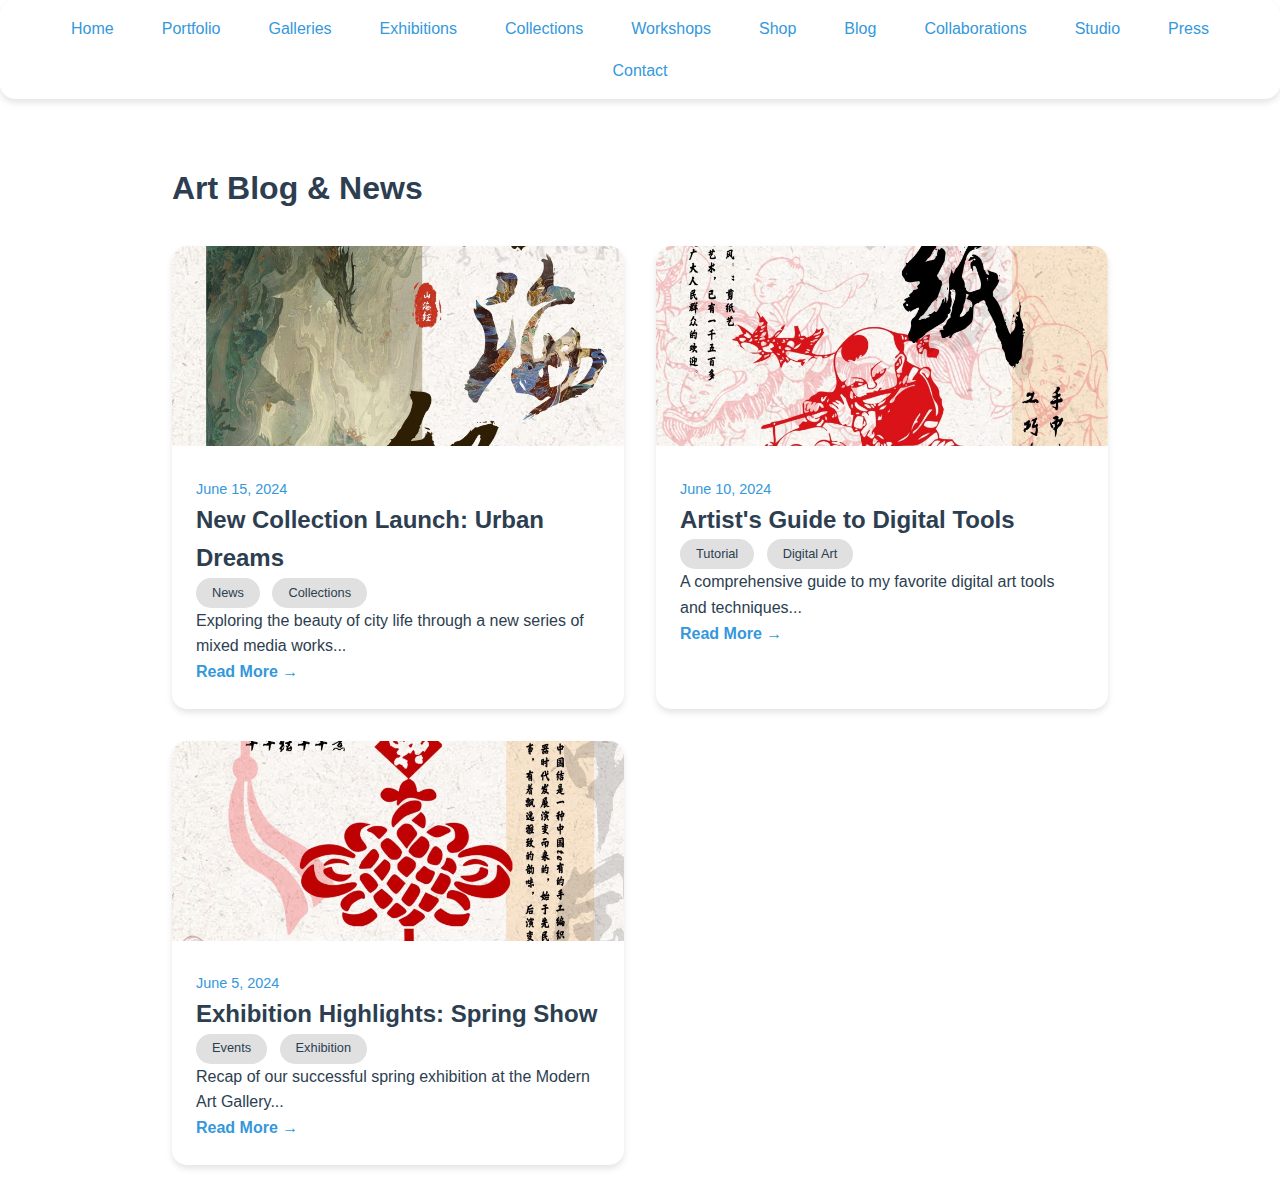
<file: blog.html>
<!DOCTYPE html>
<html lang="en">
  <head>
    <meta charset="UTF-8" />
    <meta name="viewport" content="width=device-width, initial-scale=1.0" />
    <title>Art Blog - Artist Name</title>
    <link rel="stylesheet" href="style.css" />
    <style>
      .blog-grid {
        display: grid;
        grid-template-columns: repeat(auto-fit, minmax(300px, 1fr));
        gap: 2rem;
        margin-top: 2rem;
      }

      .blog-card {
        background: white;
        border-radius: 15px;
        overflow: hidden;
        box-shadow: 0 4px 6px rgba(0, 0, 0, 0.1);
      }

      .blog-image {
        width: 100%;
        height: 200px;
        object-fit: cover;
      }

      .blog-content {
        padding: 1.5rem;
      }

      .blog-date {
        color: #3498db;
        font-size: 0.9rem;
      }

      .blog-tag {
        display: inline-block;
        padding: 0.3rem 1rem;
        background: #e0e0e0;
        border-radius: 15px;
        font-size: 0.8rem;
        margin-right: 0.5rem;
      }

      .read-more {
        color: #3498db;
        text-decoration: none;
        font-weight: bold;
      }
    </style>
  </head>
  <body>
    <nav class="nav-menu">
      <ul class="nav-list">
        <li><a href="index.html" class="nav-link">Home</a></li>
        <li><a href="portfolio.html" class="nav-link">Portfolio</a></li>
        <li class="dropdown">
          <a href="#" class="nav-link">Galleries</a>
          <div class="dropdown-content">
            <a href="gallery-digital.html">Digital Art</a>
            <a href="gallery-traditional.html">Traditional Art</a>
          </div>
        </li>
        <li><a href="exhibitions.html" class="nav-link">Exhibitions</a></li>
        <li><a href="collections.html" class="nav-link">Collections</a></li>
        <li><a href="workshops.html" class="nav-link">Workshops</a></li>
        <li><a href="shop.html" class="nav-link">Shop</a></li>
        <li><a href="blog.html" class="nav-link">Blog</a></li>
        <li>
          <a href="collaborations.html" class="nav-link">Collaborations</a>
        </li>
        <li><a href="studio.html" class="nav-link">Studio</a></li>
        <li><a href="press.html" class="nav-link">Press</a></li>
        <li><a href="contact.html" class="nav-link">Contact</a></li>
      </ul>
    </nav>
    <div class="container">
      <h1 class="section-title">Art Blog & News</h1>

      <div class="blog-grid">
        <!-- Blog Post 1 -->
        <div class="blog-card">
          <img
            src="public/中国传统文化系列/山海经.jpeg"
            alt="Art Process"
            class="blog-image"
          />
          <div class="blog-content">
            <p class="blog-date">June 15, 2024</p>
            <h2>New Collection Launch: Urban Dreams</h2>
            <span class="blog-tag">News</span>
            <span class="blog-tag">Collections</span>
            <p>
              Exploring the beauty of city life through a new series of mixed
              media works...
            </p>
            <a href="#" class="read-more">Read More →</a>
          </div>
        </div>

        <!-- Blog Post 2 -->
        <div class="blog-card">
          <img
            src="public/中国传统文化系列/剪纸.jpg"
            alt="Workshop"
            class="blog-image"
          />
          <div class="blog-content">
            <p class="blog-date">June 10, 2024</p>
            <h2>Artist's Guide to Digital Tools</h2>
            <span class="blog-tag">Tutorial</span>
            <span class="blog-tag">Digital Art</span>
            <p>
              A comprehensive guide to my favorite digital art tools and
              techniques...
            </p>
            <a href="#" class="read-more">Read More →</a>
          </div>
        </div>

        <!-- Blog Post 3 -->
        <div class="blog-card">
          <img
            src="public/中国传统文化系列/中国结.jpeg"
            alt="Exhibition"
            class="blog-image"
          />
          <div class="blog-content">
            <p class="blog-date">June 5, 2024</p>
            <h2>Exhibition Highlights: Spring Show</h2>
            <span class="blog-tag">Events</span>
            <span class="blog-tag">Exhibition</span>
            <p>
              Recap of our successful spring exhibition at the Modern Art
              Gallery...
            </p>
            <a href="#" class="read-more">Read More →</a>
          </div>
        </div>
      </div>
    </div>
  </body>
</html>
</file>
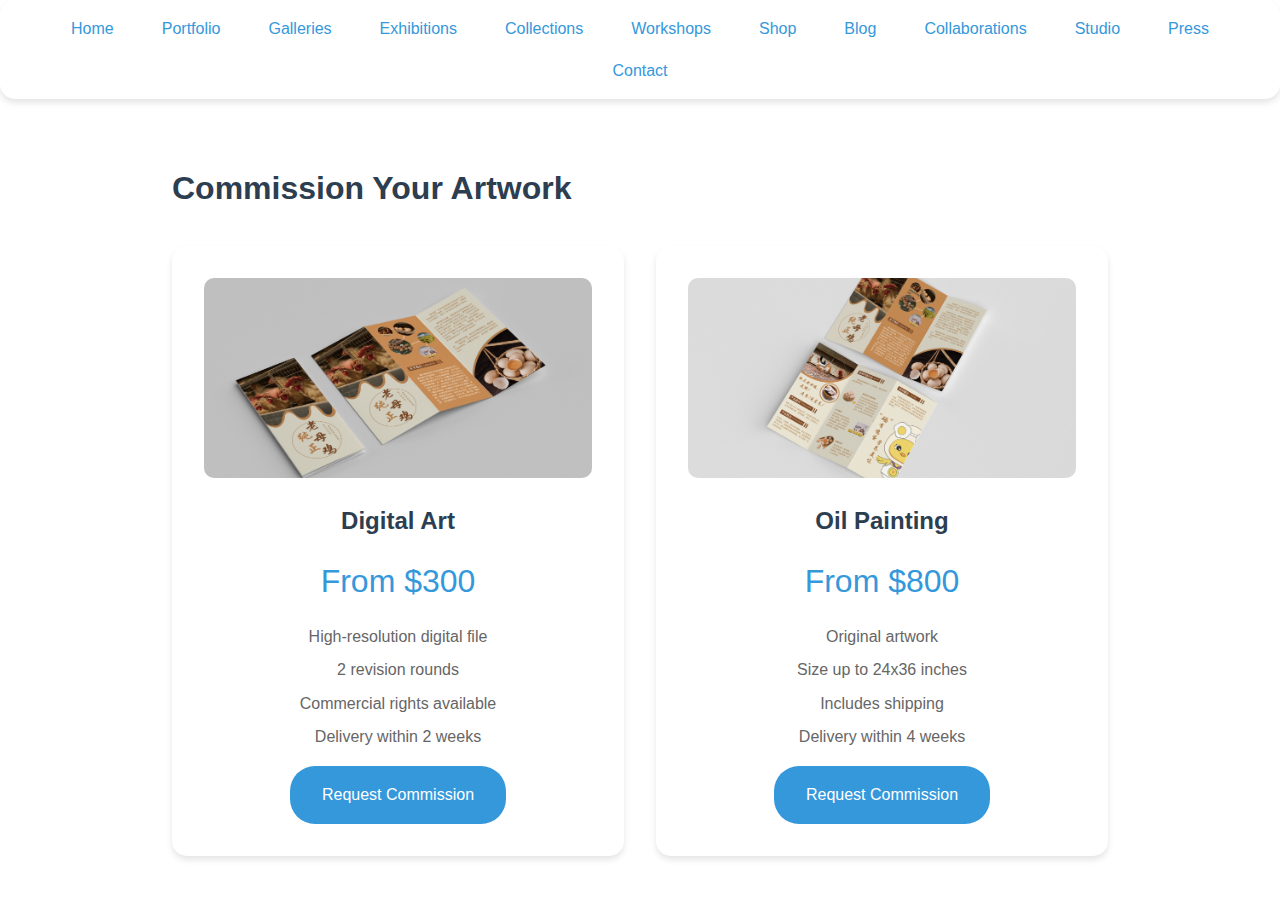
<file: commission.html>
<!DOCTYPE html>
<html lang="en">
<head>
    <meta charset="UTF-8">
    <meta name="viewport" content="width=device-width, initial-scale=1.0">
    <title>Commissions - Artist Name</title>
    <link rel="stylesheet" href="style.css">
    <style>
        /* ... (keeping same base styles as index.html) ... */

        .commission-types {
            display: grid;
            grid-template-columns: repeat(auto-fit, minmax(300px, 1fr));
            gap: 2rem;
            margin: 2rem 0;
        }

        .commission-card {
            background: white;
            border-radius: 15px;
            padding: 2rem;
            box-shadow: 0 4px 6px rgba(0, 0, 0, 0.1);
            text-align: center;
        }

        .price {
            font-size: 2rem;
            color: #3498db;
            margin: 1rem 0;
        }

        .commission-image {
            width: 100%;
            height: 200px;
            object-fit: cover;
            border-radius: 10px;
            margin-bottom: 1rem;
        }

        .feature-list {
            list-style: none;
            padding: 0;
            margin: 1rem 0;
        }

        .feature-list li {
            margin: 0.5rem 0;
            color: #666;
        }

        .commission-btn {
            display: inline-block;
            padding: 1rem 2rem;
            background: #3498db;
            color: white;
            text-decoration: none;
            border-radius: 25px;
            transition: background 0.3s;
        }

        .commission-btn:hover {
            background: #2980b9;
        }
    </style>
</head>
<body>
    <nav class="nav-menu">
        <ul class="nav-list">
            <li><a href="index.html" class="nav-link">Home</a></li>
            <li><a href="portfolio.html" class="nav-link">Portfolio</a></li>
            <li class="dropdown">
                <a href="#" class="nav-link">Galleries</a>
                <div class="dropdown-content">
                    <a href="gallery-digital.html">Digital Art</a>
                    <a href="gallery-traditional.html">Traditional Art</a>
                </div>
            </li>
            <li><a href="exhibitions.html" class="nav-link">Exhibitions</a></li>
            <li><a href="collections.html" class="nav-link">Collections</a></li>
            <li><a href="workshops.html" class="nav-link">Workshops</a></li>
            <li><a href="shop.html" class="nav-link">Shop</a></li>
            <li><a href="blog.html" class="nav-link">Blog</a></li>
            <li><a href="collaborations.html" class="nav-link">Collaborations</a></li>
            <li><a href="studio.html" class="nav-link">Studio</a></li>
            <li><a href="press.html" class="nav-link">Press</a></li>
            <li><a href="contact.html" class="nav-link">Contact</a></li>
        </ul>
    </nav>
    <div class="container">
        <h1 class="section-title">Commission Your Artwork</h1>

        <div class="commission-types">
            <!-- Digital Art -->
            <div class="commission-card">
                <img src="public/母鸡三折页/样机1.jpg" alt="Digital Art" class="commission-image">
                <h2>Digital Art</h2>
                <p class="price">From $300</p>
                <ul class="feature-list">
                    <li>High-resolution digital file</li>
                    <li>2 revision rounds</li>
                    <li>Commercial rights available</li>
                    <li>Delivery within 2 weeks</li>
                </ul>
                <a href="#" class="commission-btn">Request Commission</a>
            </div>

            <!-- Traditional Painting -->
            <div class="commission-card">
                <img src="public/母鸡三折页/样机2.jpg" alt="Traditional Art" class="commission-image">
                <h2>Oil Painting</h2>
                <p class="price">From $800</p>
                <ul class="feature-list">
                    <li>Original artwork</li>
                    <li>Size up to 24x36 inches</li>
                    <li>Includes shipping</li>
                    <li>Delivery within 4 weeks</li>
                </ul>
                <a href="#" class="commission-btn">Request Commission</a>
            </div>
        </div>
    </div>
</body>
</html>
</file>
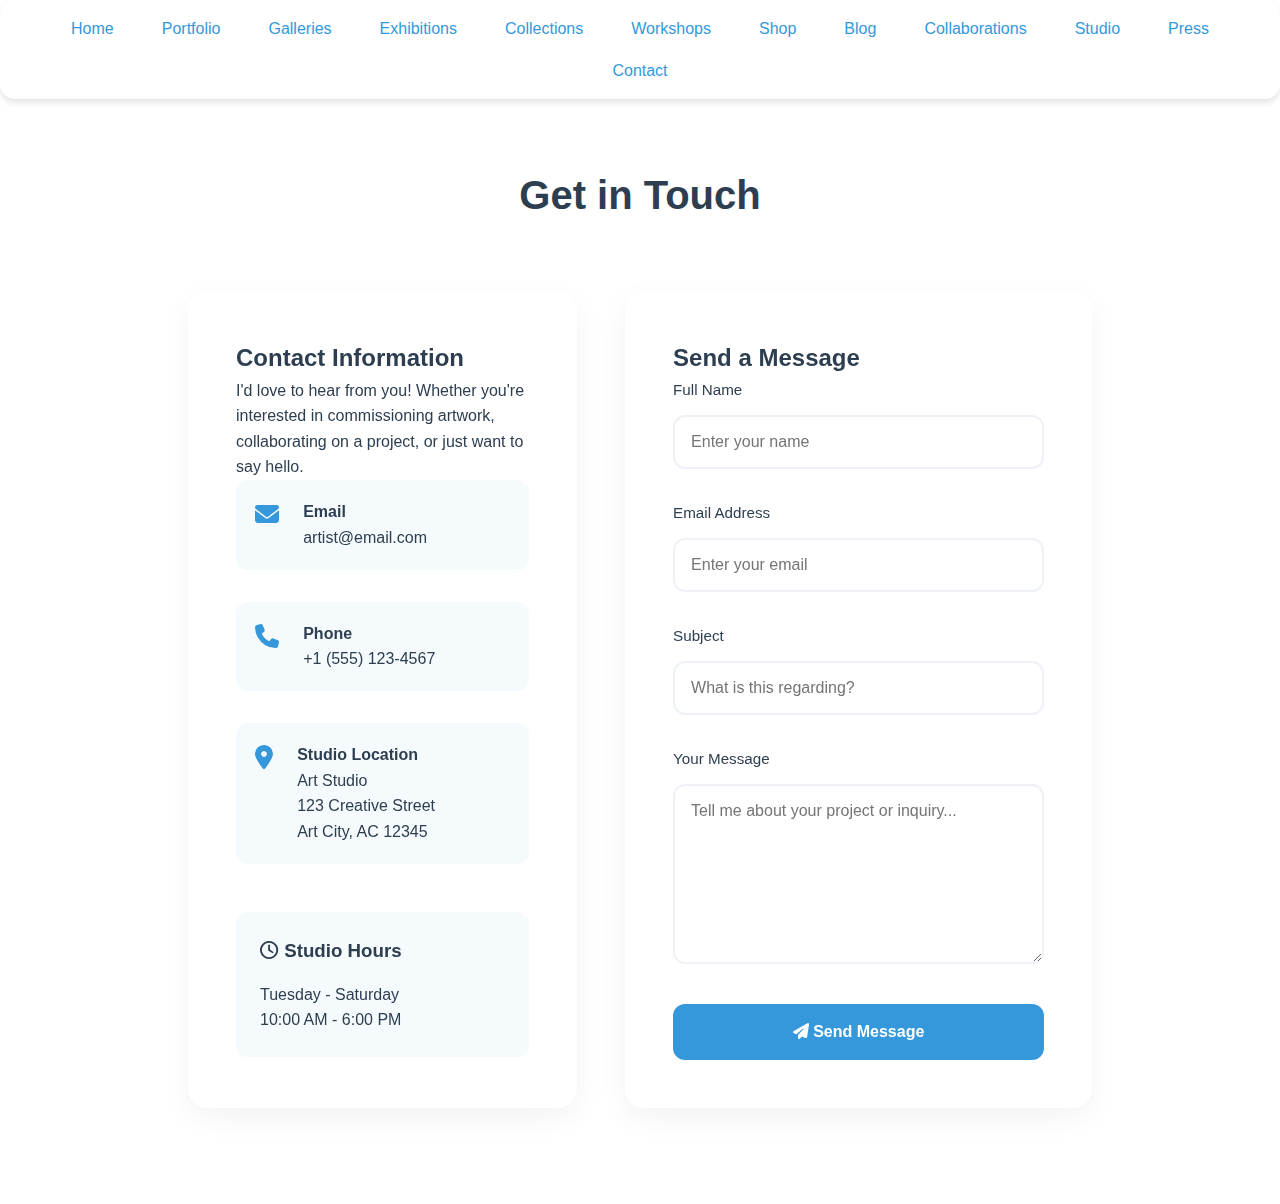
<file: contact.html>
<!DOCTYPE html>
<html lang="en">
<head>
    <meta charset="UTF-8">
    <meta name="viewport" content="width=device-width, initial-scale=1.0">
    <title>Contact - Artist Name</title>
    <link rel="stylesheet" href="style.css">
    <link rel="stylesheet" href="https://cdnjs.cloudflare.com/ajax/libs/font-awesome/6.5.1/css/all.min.css">
    <style>
        .contact-container {
            display: grid;
            grid-template-columns: 1fr;
            gap: 3rem;
            margin: 4rem auto;
            max-width: 1200px;
            padding: 0 1rem;
        }

        @media (min-width: 768px) {
            .contact-container {
                grid-template-columns: 1fr 1.2fr;
            }
        }

        .contact-info {
            background: rgba(255, 255, 255, 0.95);
            padding: 3rem;
            border-radius: 20px;
            box-shadow: 0 10px 30px rgba(0, 0, 0, 0.05);
            backdrop-filter: blur(10px);
        }

        .contact-form {
            background: rgba(255, 255, 255, 0.95);
            padding: 3rem;
            border-radius: 20px;
            box-shadow: 0 10px 30px rgba(0, 0, 0, 0.05);
            backdrop-filter: blur(10px);
        }

        .form-group {
            margin-bottom: 2rem;
            position: relative;
        }

        .form-group label {
            display: block;
            margin-bottom: 0.8rem;
            color: #2c3e50;
            font-weight: 500;
            font-size: 0.95rem;
        }

        .form-group input,
        .form-group textarea {
            width: 100%;
            padding: 1rem;
            border: 2px solid #eef2f7;
            border-radius: 12px;
            font-size: 1rem;
            transition: all 0.3s ease;
            background: rgba(255, 255, 255, 0.9);
        }

        .form-group input:focus,
        .form-group textarea:focus {
            outline: none;
            border-color: #3498db;
            box-shadow: 0 0 0 4px rgba(52, 152, 219, 0.1);
        }

        .form-group textarea {
            height: 180px;
            resize: vertical;
        }

        .submit-btn {
            background: #3498db;
            color: white;
            padding: 1.2rem 2.5rem;
            border: none;
            border-radius: 12px;
            cursor: pointer;
            font-size: 1rem;
            font-weight: 600;
            transition: all 0.3s ease;
            width: 100%;
        }

        .submit-btn:hover {
            background: #2980b9;
            transform: translateY(-2px);
            box-shadow: 0 5px 15px rgba(52, 152, 219, 0.3);
        }

        .contact-method {
            display: flex;
            align-items: flex-start;
            margin-bottom: 2rem;
            padding: 1.2rem;
            border-radius: 12px;
            background: rgba(52, 152, 219, 0.05);
            transition: all 0.3s ease;
        }

        .contact-method:hover {
            background: rgba(52, 152, 219, 0.1);
            transform: translateX(5px);
        }

        .contact-method i {
            margin-right: 1.5rem;
            color: #3498db;
            font-size: 1.5rem;
            margin-top: 0.2rem;
        }

        .contact-method p {
            margin: 0;
            line-height: 1.6;
        }

        .studio-hours {
            margin-top: 3rem;
            padding: 1.5rem;
            border-radius: 12px;
            background: rgba(52, 152, 219, 0.05);
        }

        .studio-hours h3 {
            color: #2c3e50;
            margin-bottom: 1rem;
        }

        .section-title {
            text-align: center;
            margin-bottom: 2rem;
            color: #2c3e50;
            font-size: 2.5rem;
            font-weight: 700;
        }

        /* Add subtle animation for form inputs */
        @keyframes formFadeIn {
            from {
                opacity: 0;
                transform: translateY(10px);
            }
            to {
                opacity: 1;
                transform: translateY(0);
            }
        }

        .form-group {
            animation: formFadeIn 0.5s ease forwards;
        }
    </style>
</head>
<body>
    <nav class="nav-menu">
        <ul class="nav-list">
            <li><a href="index.html" class="nav-link">Home</a></li>
            <li><a href="portfolio.html" class="nav-link">Portfolio</a></li>
            <li class="dropdown">
                <a href="#" class="nav-link">Galleries</a>
                <div class="dropdown-content">
                    <a href="gallery-digital.html">Digital Art</a>
                    <a href="gallery-traditional.html">Traditional Art</a>
                </div>
            </li>
            <li><a href="exhibitions.html" class="nav-link">Exhibitions</a></li>
            <li><a href="collections.html" class="nav-link">Collections</a></li>
            <li><a href="workshops.html" class="nav-link">Workshops</a></li>
            <li><a href="shop.html" class="nav-link">Shop</a></li>
            <li><a href="blog.html" class="nav-link">Blog</a></li>
            <li><a href="collaborations.html" class="nav-link">Collaborations</a></li>
            <li><a href="studio.html" class="nav-link">Studio</a></li>
            <li><a href="press.html" class="nav-link">Press</a></li>
            <li><a href="contact.html" class="nav-link">Contact</a></li>
        </ul>
    </nav>
    <div class="container">
        <h1 class="section-title">Get in Touch</h1>

        <div class="contact-container">
            <div class="contact-info">
                <h2>Contact Information</h2>
                <p>I'd love to hear from you! Whether you're interested in commissioning artwork, collaborating on a project, or just want to say hello.</p>
                
                <div class="contact-method">
                    <i class="fas fa-envelope"></i>
                    <div>
                        <h4>Email</h4>
                        <p>artist@email.com</p>
                    </div>
                </div>
                
                <div class="contact-method">
                    <i class="fas fa-phone"></i>
                    <div>
                        <h4>Phone</h4>
                        <p>+1 (555) 123-4567</p>
                    </div>
                </div>
                
                <div class="contact-method">
                    <i class="fas fa-map-marker-alt"></i>
                    <div>
                        <h4>Studio Location</h4>
                        <p>Art Studio<br>123 Creative Street<br>Art City, AC 12345</p>
                    </div>
                </div>

                <div class="studio-hours">
                    <h3><i class="far fa-clock"></i> Studio Hours</h3>
                    <p>Tuesday - Saturday<br>10:00 AM - 6:00 PM</p>
                </div>
            </div>

            <div class="contact-form">
                <h2>Send a Message</h2>
                <form id="contactForm">
                    <div class="form-group">
                        <label for="name">Full Name</label>
                        <input type="text" id="name" placeholder="Enter your name" required>
                    </div>

                    <div class="form-group">
                        <label for="email">Email Address</label>
                        <input type="email" id="email" placeholder="Enter your email" required>
                    </div>

                    <div class="form-group">
                        <label for="subject">Subject</label>
                        <input type="text" id="subject" placeholder="What is this regarding?" required>
                    </div>

                    <div class="form-group">
                        <label for="message">Your Message</label>
                        <textarea id="message" placeholder="Tell me about your project or inquiry..." required></textarea>
                    </div>

                    <button type="submit" class="submit-btn">
                        <i class="fas fa-paper-plane"></i> Send Message
                    </button>
                </form>
            </div>
        </div>
    </div>
</body>
</html>
</file>
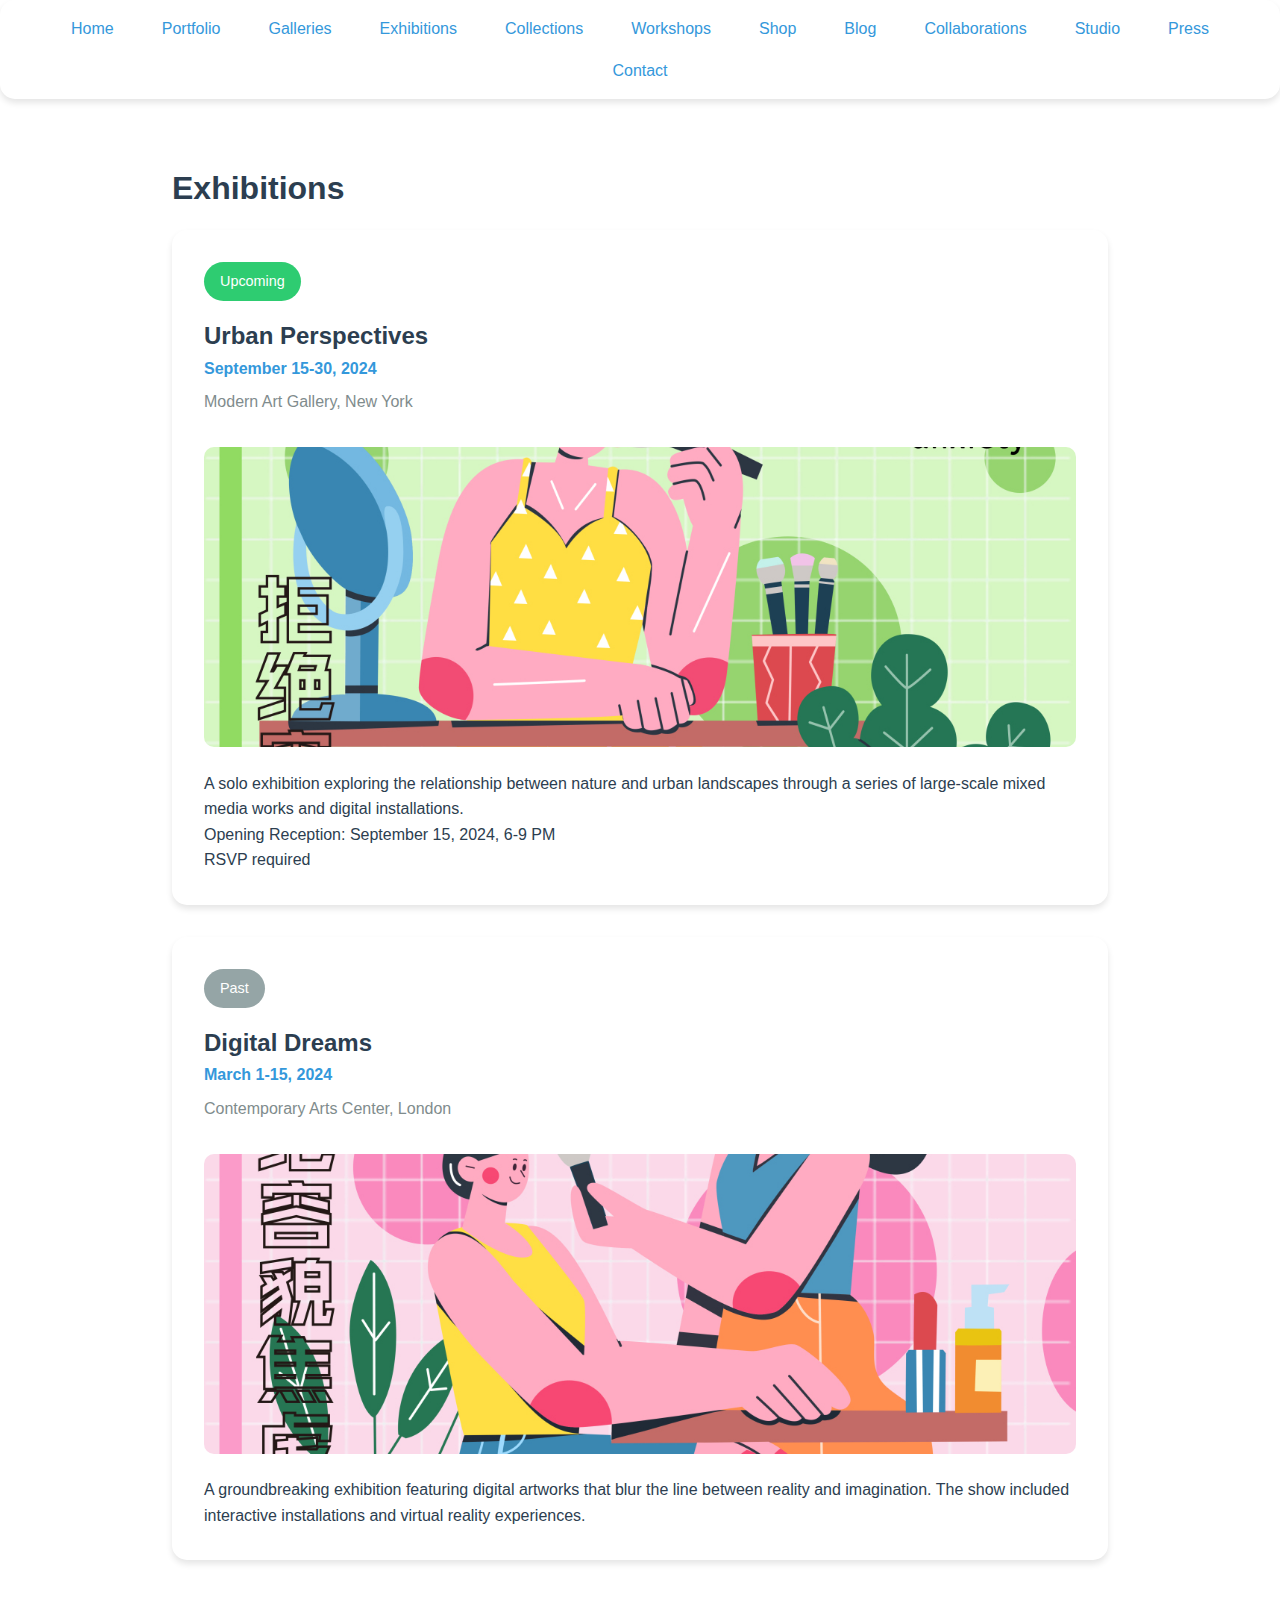
<file: exhibitions.html>
<!DOCTYPE html>
<html lang="en">
<head>
    <meta charset="UTF-8">
    <meta name="viewport" content="width=device-width, initial-scale=1.0">
    <title>Exhibitions - Artist Name</title>
    <link rel="stylesheet" href="style.css">
    <style>
        /* ... (keeping same base styles as index.html) ... */

        .exhibition-card {
            background: white;
            border-radius: 15px;
            padding: 2rem;
            margin-bottom: 2rem;
            box-shadow: 0 4px 6px rgba(0, 0, 0, 0.1);
        }

        .exhibition-date {
            color: #3498db;
            font-weight: bold;
            margin-bottom: 0.5rem;
        }

        .exhibition-location {
            color: #7f8c8d;
            margin-bottom: 1rem;
        }

        .exhibition-image {
            width: 100%;
            height: 300px;
            object-fit: cover;
            border-radius: 10px;
            margin: 1rem 0;
        }

        .status-badge {
            display: inline-block;
            padding: 0.5rem 1rem;
            border-radius: 20px;
            font-size: 0.9rem;
            margin-bottom: 1rem;
        }

        .upcoming {
            background: #2ecc71;
            color: white;
        }

        .past {
            background: #95a5a6;
            color: white;
        }
    </style>
</head>
<body>
    <nav class="nav-menu">
        <ul class="nav-list">
            <li><a href="index.html" class="nav-link">Home</a></li>
            <li><a href="portfolio.html" class="nav-link">Portfolio</a></li>
            <li class="dropdown">
                <a href="#" class="nav-link">Galleries</a>
                <div class="dropdown-content">
                    <a href="gallery-digital.html">Digital Art</a>
                    <a href="gallery-traditional.html">Traditional Art</a>
                </div>
            </li>
            <li><a href="exhibitions.html" class="nav-link">Exhibitions</a></li>
            <li><a href="collections.html" class="nav-link">Collections</a></li>
            <li><a href="workshops.html" class="nav-link">Workshops</a></li>
            <li><a href="shop.html" class="nav-link">Shop</a></li>
            <li><a href="blog.html" class="nav-link">Blog</a></li>
            <li><a href="collaborations.html" class="nav-link">Collaborations</a></li>
            <li><a href="studio.html" class="nav-link">Studio</a></li>
            <li><a href="press.html" class="nav-link">Press</a></li>
            <li><a href="contact.html" class="nav-link">Contact</a></li>
        </ul>
    </nav>
    <div class="container">
        <h1 class="section-title">Exhibitions</h1>

        <!-- Upcoming Exhibition -->
        <div class="exhibition-card">
            <span class="status-badge upcoming">Upcoming</span>
            <h2>Urban Perspectives</h2>
            <p class="exhibition-date">September 15-30, 2024</p>
            <p class="exhibition-location">Modern Art Gallery, New York</p>
            <img src="public/容貌焦虑/1.jpeg" alt="Exhibition Preview" class="exhibition-image">
            <p>
                A solo exhibition exploring the relationship between nature and urban landscapes
                through a series of large-scale mixed media works and digital installations.
            </p>
            <p>
                Opening Reception: September 15, 2024, 6-9 PM<br>
                RSVP required
            </p>
        </div>

        <!-- Past Exhibition -->
        <div class="exhibition-card">
            <span class="status-badge past">Past</span>
            <h2>Digital Dreams</h2>
            <p class="exhibition-date">March 1-15, 2024</p>
            <p class="exhibition-location">Contemporary Arts Center, London</p>
            <img src="public/容貌焦虑/2.jpeg" alt="Past Exhibition" class="exhibition-image">
            <p>
                A groundbreaking exhibition featuring digital artworks that blur the line
                between reality and imagination. The show included interactive installations
                and virtual reality experiences.
            </p>
        </div>

        <!-- Add more exhibition cards as needed -->
    </div>
</body>
</html>
</file>
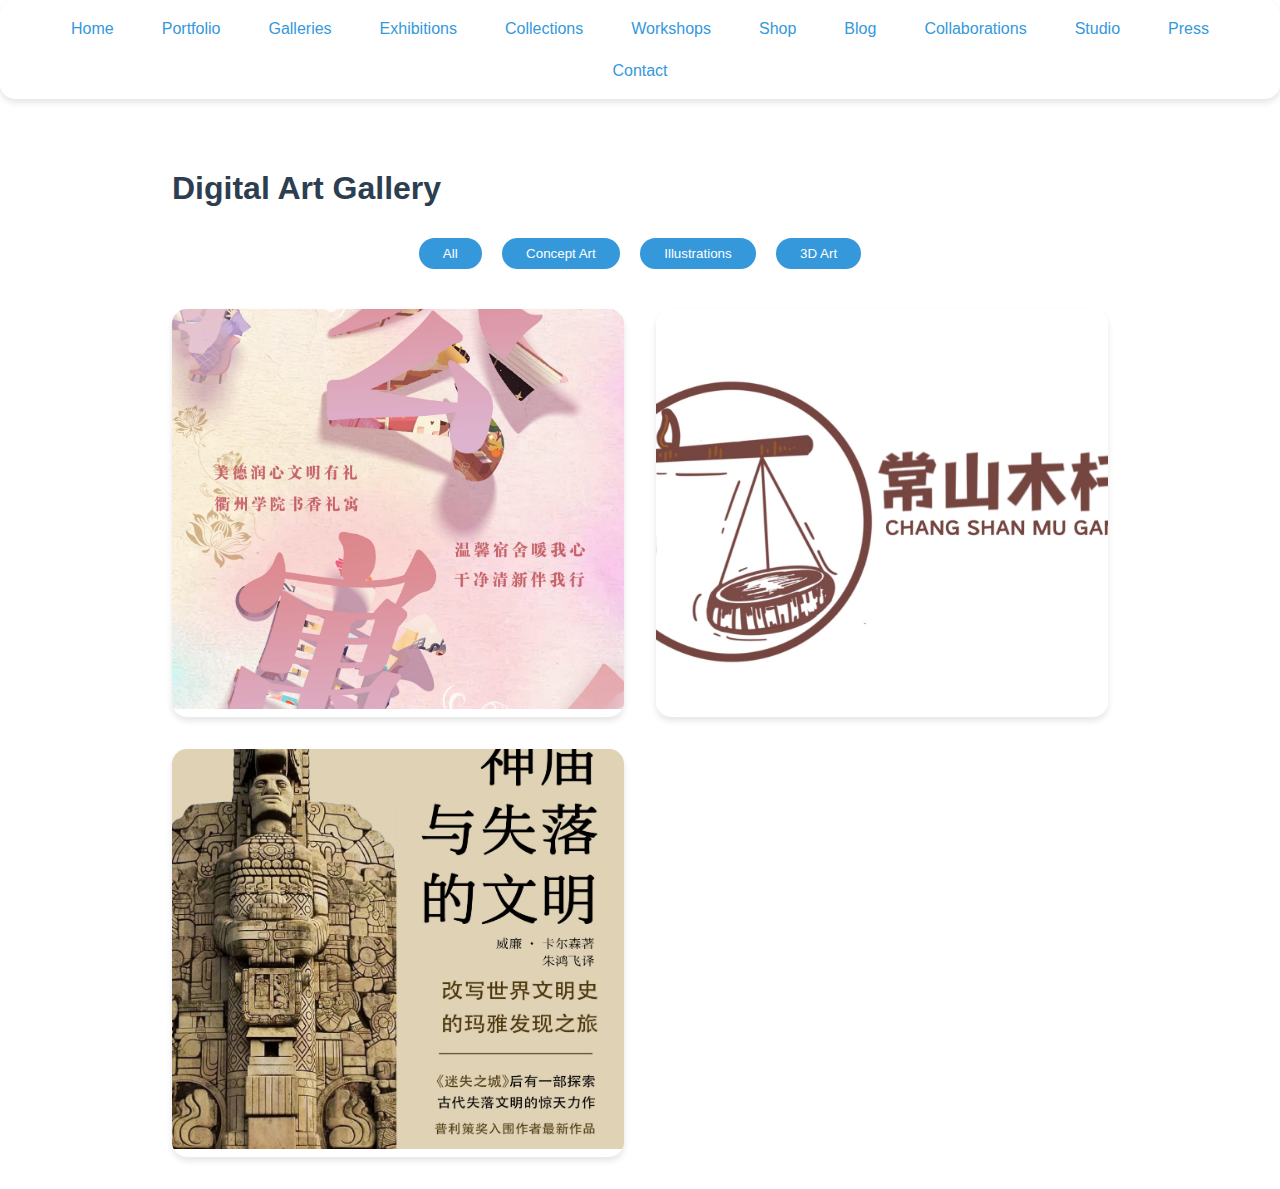
<file: gallery-digital.html>
<!DOCTYPE html>
<html lang="en">
<head>
    <meta charset="UTF-8">
    <meta name="viewport" content="width=device-width, initial-scale=1.0">
    <title>Digital Art Gallery - Artist Name</title>
    <link rel="stylesheet" href="style.css">
    <style>
        /* ... (keeping same base styles as index.html) ... */

        .gallery-container {
            display: grid;
            grid-template-columns: repeat(auto-fill, minmax(300px, 1fr));
            gap: 2rem;
            margin-top: 2rem;
        }

        .gallery-item {
            position: relative;
            border-radius: 15px;
            overflow: hidden;
            box-shadow: 0 4px 6px rgba(0, 0, 0, 0.1);
            cursor: pointer;
        }

        .gallery-image {
            width: 100%;
            height: 400px;
            object-fit: cover;
            transition: transform 0.3s ease;
        }

        .gallery-item:hover .gallery-image {
            transform: scale(1.05);
        }

        .gallery-overlay {
            position: absolute;
            bottom: 0;
            left: 0;
            right: 0;
            background: linear-gradient(transparent, rgba(0, 0, 0, 0.8));
            padding: 2rem 1rem 1rem;
            color: white;
            transform: translateY(100%);
            transition: transform 0.3s ease;
        }

        .gallery-item:hover .gallery-overlay {
            transform: translateY(0);
        }

        .filter-container {
            margin-bottom: 2rem;
            text-align: center;
        }

        .filter-btn {
            padding: 0.5rem 1.5rem;
            margin: 0.5rem;
            border: none;
            border-radius: 25px;
            background: #3498db;
            color: white;
            cursor: pointer;
            transition: background 0.3s;
        }

        .filter-btn:hover {
            background: #2980b9;
        }
    </style>
</head>
<body>
    <nav class="nav-menu">
        <ul class="nav-list">
            <li><a href="index.html" class="nav-link">Home</a></li>
            <li><a href="portfolio.html" class="nav-link">Portfolio</a></li>
            <li class="dropdown">
                <a href="#" class="nav-link">Galleries</a>
                <div class="dropdown-content">
                    <a href="gallery-digital.html">Digital Art</a>
                    <a href="gallery-traditional.html">Traditional Art</a>
                </div>
            </li>
            <li><a href="exhibitions.html" class="nav-link">Exhibitions</a></li>
            <li><a href="collections.html" class="nav-link">Collections</a></li>
            <li><a href="workshops.html" class="nav-link">Workshops</a></li>
            <li><a href="shop.html" class="nav-link">Shop</a></li>
            <li><a href="blog.html" class="nav-link">Blog</a></li>
            <li><a href="collaborations.html" class="nav-link">Collaborations</a></li>
            <li><a href="studio.html" class="nav-link">Studio</a></li>
            <li><a href="press.html" class="nav-link">Press</a></li>
            <li><a href="contact.html" class="nav-link">Contact</a></li>
        </ul>
    </nav>
    <div class="container">
        <h1 class="section-title">Digital Art Gallery</h1>

        <div class="filter-container">
            <button class="filter-btn">All</button>
            <button class="filter-btn">Concept Art</button>
            <button class="filter-btn">Illustrations</button>
            <button class="filter-btn">3D Art</button>
        </div>

        <div class="gallery-container">
            <!-- Gallery Item 1 -->
            <div class="gallery-item">
                <img src="public/书香礼寓海报.jpg" alt="Digital Artwork 1" class="gallery-image">
                <div class="gallery-overlay">
                    <h3>Cyberpunk Dreams</h3>
                    <p>Digital Illustration, 2024</p>
                </div>
            </div>

            <!-- Gallery Item 2 -->
            <div class="gallery-item">
                <img src="public/常山木杆秤LOGO.jpg" alt="Digital Artwork 2" class="gallery-image">
                <div class="gallery-overlay">
                    <h3>Future City</h3>
                    <p>Concept Art, 2024</p>
                </div>
            </div>

            <!-- Gallery Item 3 -->
            <div class="gallery-item">
                <img src="public/石像神庙.jpg" alt="Digital Artwork 3" class="gallery-image">
                <div class="gallery-overlay">
                    <h3>Nature's Interface</h3>
                    <p>Digital Mixed Media, 2024</p>
                </div>
            </div>

            <!-- Add more gallery items as needed -->
        </div>
    </div>
</body>
</html>
</file>
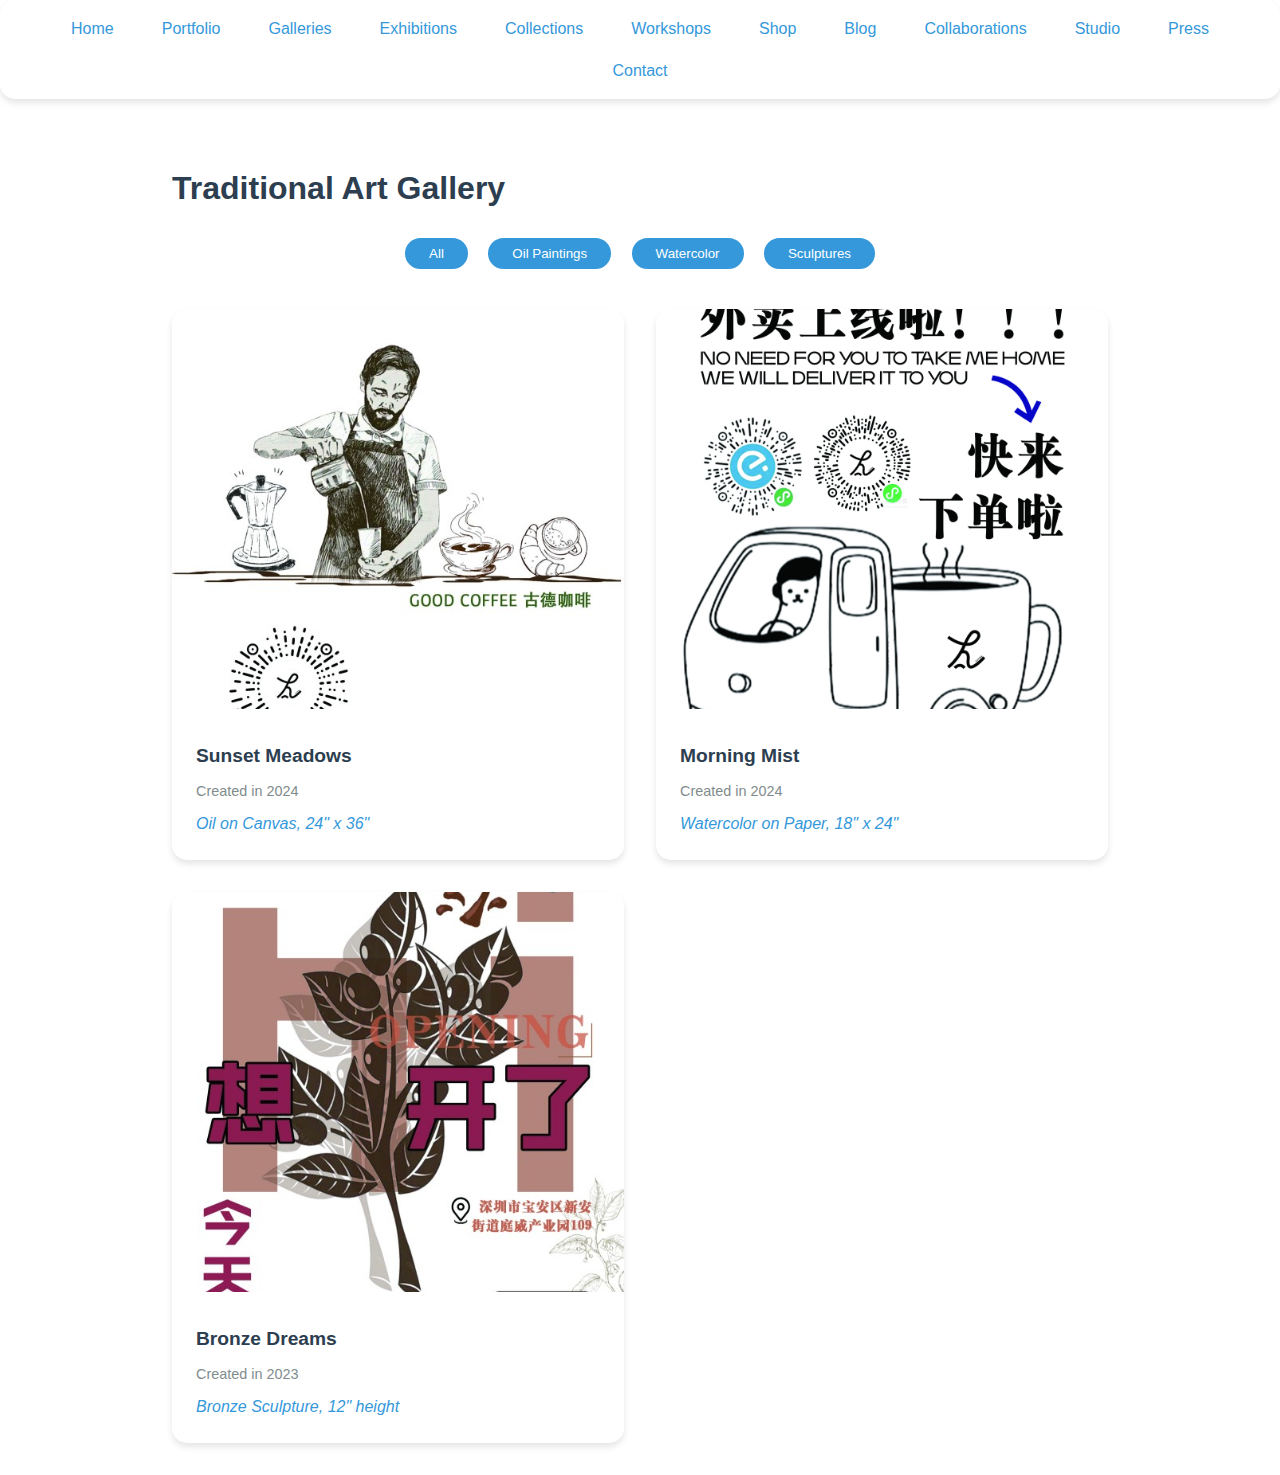
<file: gallery-traditional.html>
<!DOCTYPE html>
<html lang="en">
<head>
    <meta charset="UTF-8">
    <meta name="viewport" content="width=device-width, initial-scale=1.0">
    <title>Traditional Art Gallery - Artist Name</title>
    <link rel="stylesheet" href="style.css">
    <style>

        .gallery-container {
            display: grid;
            grid-template-columns: repeat(auto-fill, minmax(300px, 1fr));
            gap: 2rem;
            margin-top: 2rem;
        }

        .gallery-item {
            position: relative;
            border-radius: 15px;
            overflow: hidden;
            box-shadow: 0 4px 6px rgba(0, 0, 0, 0.1);
            background: white;
        }

        .gallery-image {
            width: 100%;
            height: 400px;
            object-fit: cover;
            transition: transform 0.3s ease;
        }

        .gallery-info {
            padding: 1.5rem;
        }

        .artwork-title {
            font-size: 1.2rem;
            color: #2c3e50;
            margin-bottom: 0.5rem;
        }

        .artwork-details {
            color: #7f8c8d;
            font-size: 0.9rem;
        }

        .artwork-medium {
            color: #3498db;
            font-style: italic;
            margin-top: 0.5rem;
        }

        .filter-container {
            margin-bottom: 2rem;
            text-align: center;
        }

        .filter-btn {
            padding: 0.5rem 1.5rem;
            margin: 0.5rem;
            border: none;
            border-radius: 25px;
            background: #3498db;
            color: white;
            cursor: pointer;
            transition: background 0.3s;
        }

        .filter-btn:hover {
            background: #2980b9;
        }
    </style>
</head>
<body>
    <nav class="nav-menu">
        <ul class="nav-list">
            <li><a href="index.html" class="nav-link">Home</a></li>
            <li><a href="portfolio.html" class="nav-link">Portfolio</a></li>
            <li class="dropdown">
                <a href="#" class="nav-link">Galleries</a>
                <div class="dropdown-content">
                    <a href="gallery-digital.html">Digital Art</a>
                    <a href="gallery-traditional.html">Traditional Art</a>
                </div>
            </li>
            <li><a href="exhibitions.html" class="nav-link">Exhibitions</a></li>
            <li><a href="collections.html" class="nav-link">Collections</a></li>
            <li><a href="workshops.html" class="nav-link">Workshops</a></li>
            <li><a href="shop.html" class="nav-link">Shop</a></li>
            <li><a href="blog.html" class="nav-link">Blog</a></li>
            <li><a href="collaborations.html" class="nav-link">Collaborations</a></li>
            <li><a href="studio.html" class="nav-link">Studio</a></li>
            <li><a href="press.html" class="nav-link">Press</a></li>
            <li><a href="contact.html" class="nav-link">Contact</a></li>
        </ul>
    </nav>
    <div class="container">
        <h1 class="section-title">Traditional Art Gallery</h1>

        <div class="filter-container">
            <button class="filter-btn">All</button>
            <button class="filter-btn">Oil Paintings</button>
            <button class="filter-btn">Watercolor</button>
            <button class="filter-btn">Sculptures</button>
        </div>

        <div class="gallery-container">
            <!-- Gallery Item 1 -->
            <div class="gallery-item">
                <img src="public/古德咖啡/扫码点餐.jpeg" alt="Oil Painting" class="gallery-image">
                <div class="gallery-info">
                    <h3 class="artwork-title">Sunset Meadows</h3>
                    <p class="artwork-details">Created in 2024</p>
                    <p class="artwork-medium">Oil on Canvas, 24" x 36"</p>
                </div>
            </div>

            <!-- Gallery Item 2 -->
            <div class="gallery-item">
                <img src="public/古德咖啡/外卖上线.jpeg" alt="Watercolor" class="gallery-image">
                <div class="gallery-info">
                    <h3 class="artwork-title">Morning Mist</h3>
                    <p class="artwork-details">Created in 2024</p>
                    <p class="artwork-medium">Watercolor on Paper, 18" x 24"</p>
                </div>
            </div>

            <!-- Gallery Item 3 -->
            <div class="gallery-item">
                <img src="public/古德咖啡/开业.jpeg" alt="Sculpture" class="gallery-image">
                <div class="gallery-info">
                    <h3 class="artwork-title">Bronze Dreams</h3>
                    <p class="artwork-details">Created in 2023</p>
                    <p class="artwork-medium">Bronze Sculpture, 12" height</p>
                </div>
            </div>

            <!-- Add more gallery items as needed -->
        </div>
    </div>
</body>
</html>
</file>
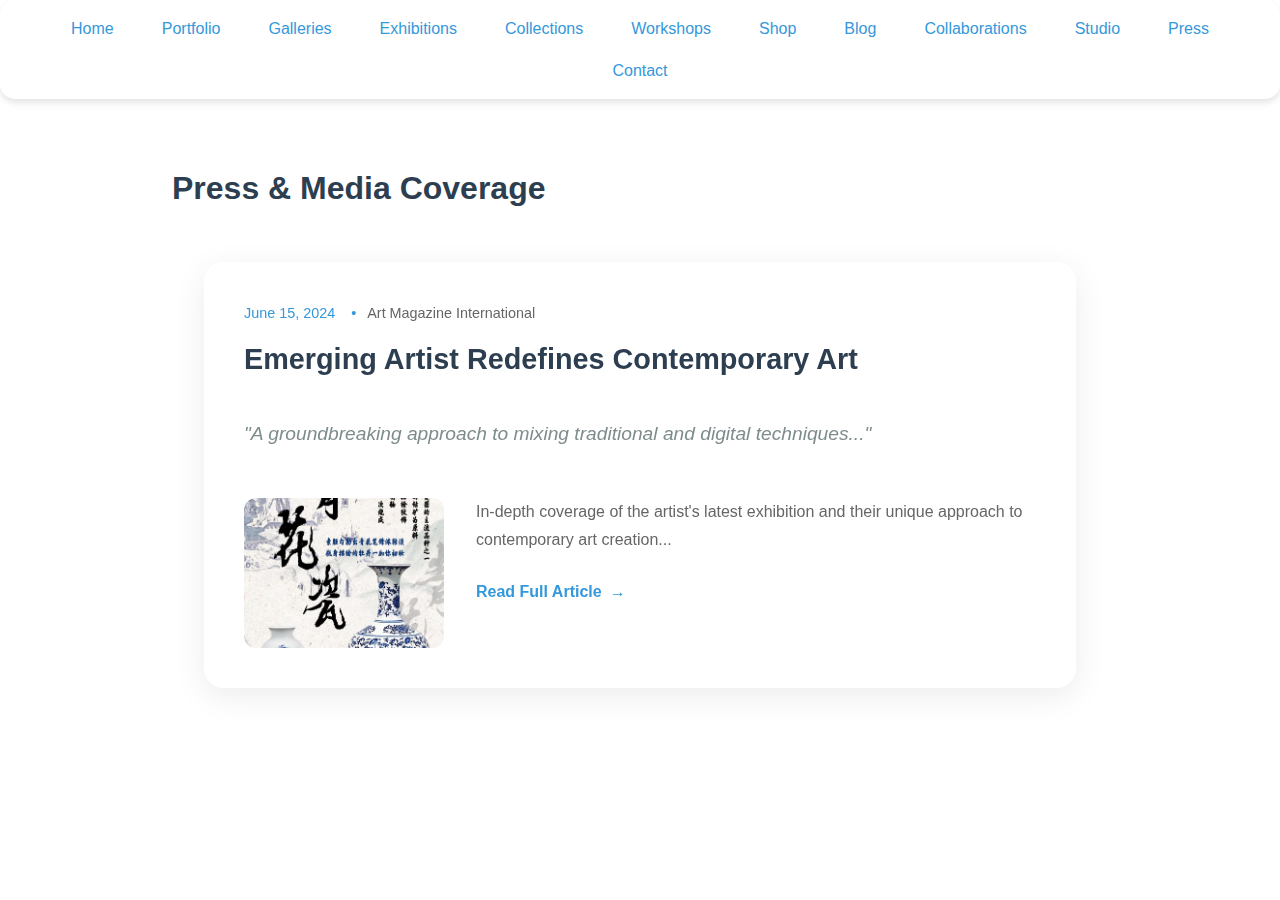
<file: press.html>
<!DOCTYPE html>
<html lang="en">
<head>
    <meta charset="UTF-8">
    <meta name="viewport" content="width=device-width, initial-scale=1.0">
    <title>Press & Media - Artist Name</title>
    <link rel="stylesheet" href="style.css">
    <style>
        /* ... (keeping same base styles as index.html) ... */

        .press-container {
            max-width: 1200px;
            margin: 0 auto;
            padding: 2rem;
        }

        .press-item {
            background: rgba(255, 255, 255, 0.95);
            backdrop-filter: blur(10px);
            border-radius: 20px;
            padding: 2.5rem;
            margin-bottom: 3rem;
            box-shadow: 0 8px 32px rgba(0, 0, 0, 0.08);
            transition: transform 0.3s ease, box-shadow 0.3s ease;
        }

        .press-item:hover {
            transform: translateY(-5px);
            box-shadow: 0 12px 48px rgba(0, 0, 0, 0.12);
        }

        .press-header {
            margin-bottom: 2rem;
        }

        .publication-info {
            display: flex;
            gap: 1rem;
            margin-bottom: 1rem;
        }

        .press-date {
            color: #3498db;
            font-size: 0.9rem;
            font-weight: 500;
        }

        .publication-name {
            color: #666;
            font-size: 0.9rem;
            position: relative;
            padding-left: 1rem;
        }

        .publication-name::before {
            content: "•";
            position: absolute;
            left: 0;
            color: #3498db;
        }

        .press-title {
            font-size: 1.8rem;
            color: #2c3e50;
            margin-bottom: 1.5rem;
            line-height: 1.3;
        }

        .featured-quote {
            font-style: italic;
            font-size: 1.2rem;
            color: #7f8c8d;
            padding: 1rem 0;
            border-left: none;
            position: relative;
        }

        .press-content {
            display: grid;
            grid-template-columns: 200px 1fr;
            gap: 2rem;
            align-items: start;
        }

        .publication-logo {
            width: 100%;
            height: 150px;
            object-fit: cover;
            border-radius: 12px;
        }

        .press-excerpt {
            color: #666;
            line-height: 1.8;
            margin-bottom: 1.5rem;
        }

        .read-more {
            display: inline-flex;
            align-items: center;
            color: #3498db;
            text-decoration: none;
            font-weight: 600;
            transition: all 0.3s ease;
        }

        .read-more .arrow {
            margin-left: 0.5rem;
            transition: transform 0.3s ease;
        }

        .read-more:hover {
            color: #2980b9;
        }

        .read-more:hover .arrow {
            transform: translateX(5px);
        }

        @media (max-width: 768px) {
            .press-content {
                grid-template-columns: 1fr;
            }

            .publication-logo {
                height: 200px;
            }

            .press-item {
                padding: 1.5rem;
            }
        }
    </style>
</head>
<body>
    <nav class="nav-menu">
        <ul class="nav-list">
            <li><a href="index.html" class="nav-link">Home</a></li>
            <li><a href="portfolio.html" class="nav-link">Portfolio</a></li>
            <li class="dropdown">
                <a href="#" class="nav-link">Galleries</a>
                <div class="dropdown-content">
                    <a href="gallery-digital.html">Digital Art</a>
                    <a href="gallery-traditional.html">Traditional Art</a>
                </div>
            </li>
            <li><a href="exhibitions.html" class="nav-link">Exhibitions</a></li>
            <li><a href="collections.html" class="nav-link">Collections</a></li>
            <li><a href="workshops.html" class="nav-link">Workshops</a></li>
            <li><a href="shop.html" class="nav-link">Shop</a></li>
            <li><a href="blog.html" class="nav-link">Blog</a></li>
            <li><a href="collaborations.html" class="nav-link">Collaborations</a></li>
            <li><a href="studio.html" class="nav-link">Studio</a></li>
            <li><a href="press.html" class="nav-link">Press</a></li>
            <li><a href="contact.html" class="nav-link">Contact</a></li>
        </ul>
    </nav>
    <div class="container">
        <h1 class="section-title">Press & Media Coverage</h1>

        <div class="press-container">
            <div class="press-item">
                <div class="press-header">
                    <div class="publication-info">
                        <span class="press-date">June 15, 2024</span>
                        <span class="publication-name">Art Magazine International</span>
                    </div>
                    <h2 class="press-title">Emerging Artist Redefines Contemporary Art</h2>
                    <div class="featured-quote">
                        "A groundbreaking approach to mixing traditional and digital techniques..."
                    </div>
                </div>
                <div class="press-content">
                    <img src="public/中国传统文化系列/青花瓷.jpeg" alt="Art Magazine Logo" class="publication-logo">
                    <div class="press-text">
                        <p class="press-excerpt">
                            In-depth coverage of the artist's latest exhibition and their unique approach 
                            to contemporary art creation...
                        </p>
                        <a href="#" class="read-more">Read Full Article <span class="arrow">→</span></a>
                    </div>
                </div>
            </div>

        </div>
    </div>
</body>
</html>
</file>
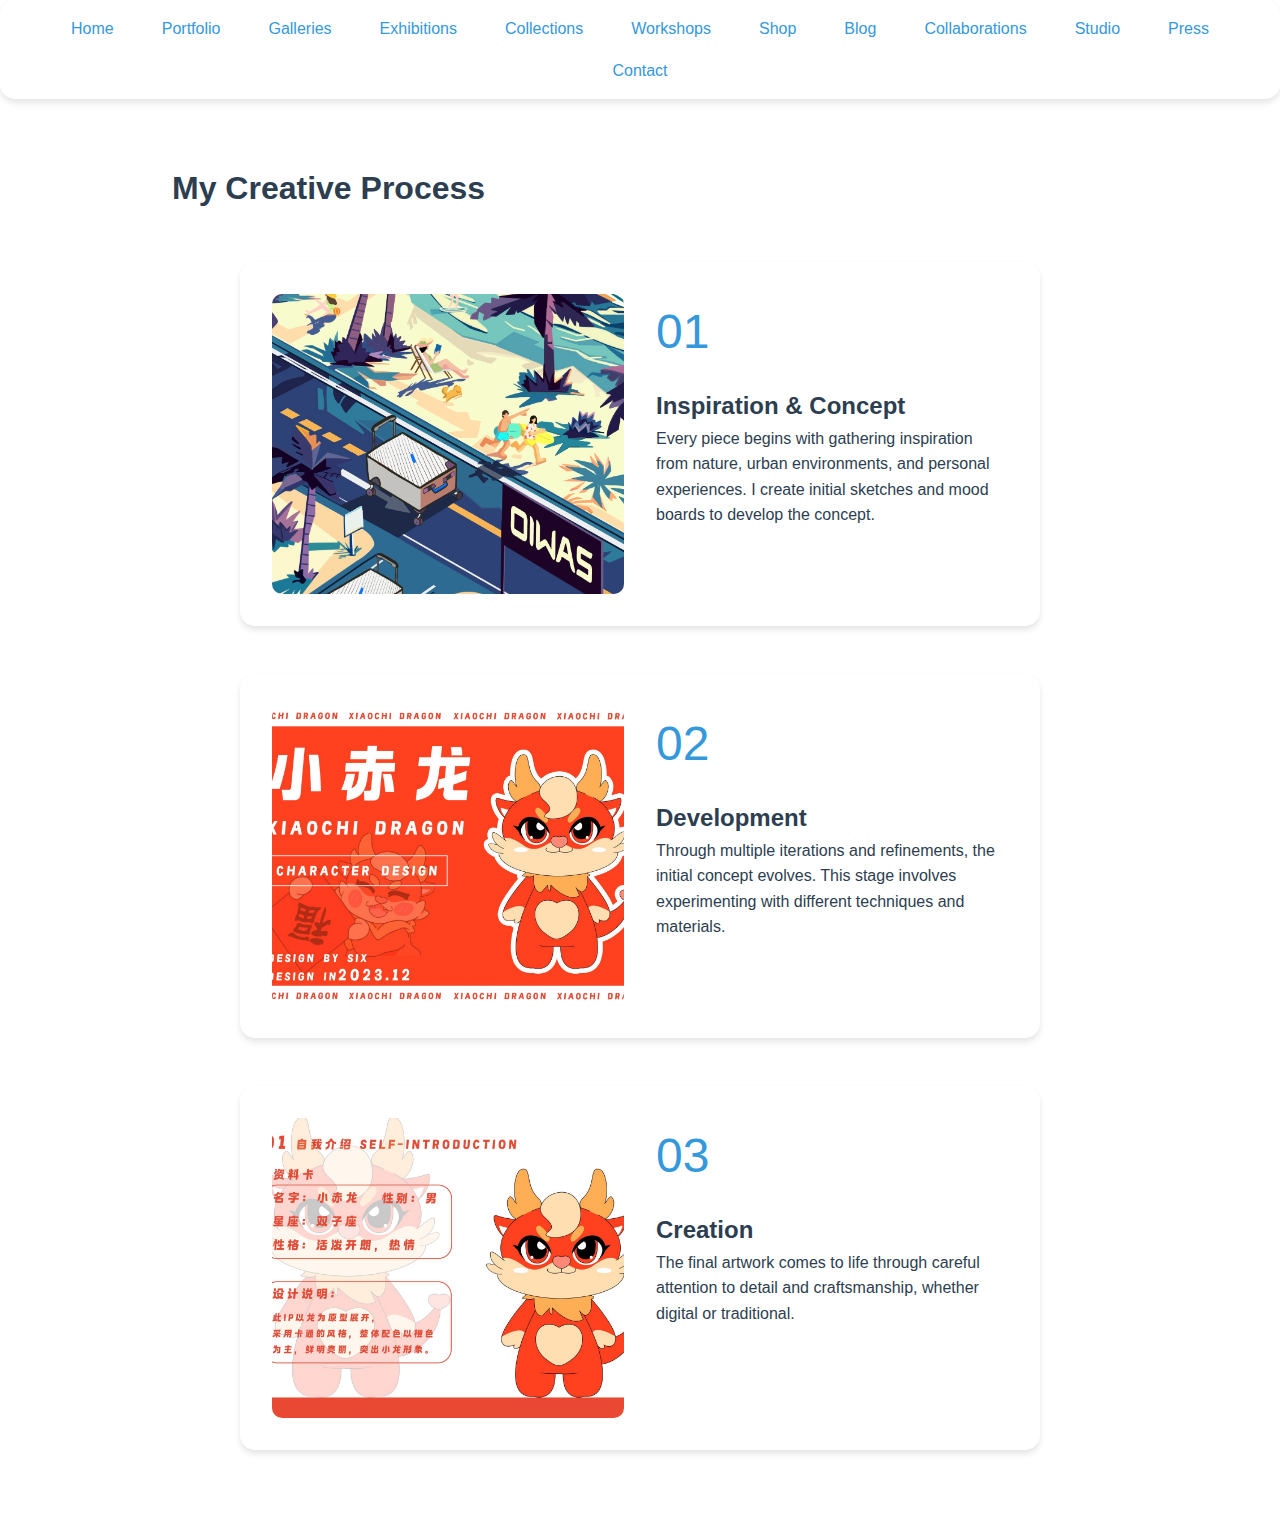
<file: process.html>
<!DOCTYPE html>
<html lang="en">
<head>
    <meta charset="UTF-8">
    <meta name="viewport" content="width=device-width, initial-scale=1.0">
    <title>Creative Process - Artist Name</title>
    <link rel="stylesheet" href="style.css">
    <style>
        /* ... (keeping same base styles as index.html) ... */

        .process-timeline {
            max-width: 800px;
            margin: 3rem auto;
        }

        .process-step {
            display: grid;
            grid-template-columns: 1fr;
            gap: 2rem;
            margin-bottom: 3rem;
            padding: 2rem;
            background: white;
            border-radius: 15px;
            box-shadow: 0 4px 6px rgba(0, 0, 0, 0.1);
        }

        .step-image {
            width: 100%;
            height: 300px;
            object-fit: cover;
            border-radius: 10px;
        }

        .step-number {
            font-size: 3rem;
            color: #3498db;
            margin-bottom: 1rem;
        }

        @media (min-width: 768px) {
            .process-step {
                grid-template-columns: 1fr 1fr;
            }
        }
    </style>
</head>
<body>
    <nav class="nav-menu">
        <ul class="nav-list">
            <li><a href="index.html" class="nav-link">Home</a></li>
            <li><a href="portfolio.html" class="nav-link">Portfolio</a></li>
            <li class="dropdown">
                <a href="#" class="nav-link">Galleries</a>
                <div class="dropdown-content">
                    <a href="gallery-digital.html">Digital Art</a>
                    <a href="gallery-traditional.html">Traditional Art</a>
                </div>
            </li>
            <li><a href="exhibitions.html" class="nav-link">Exhibitions</a></li>
            <li><a href="collections.html" class="nav-link">Collections</a></li>
            <li><a href="workshops.html" class="nav-link">Workshops</a></li>
            <li><a href="shop.html" class="nav-link">Shop</a></li>
            <li><a href="blog.html" class="nav-link">Blog</a></li>
            <li><a href="collaborations.html" class="nav-link">Collaborations</a></li>
            <li><a href="studio.html" class="nav-link">Studio</a></li>
            <li><a href="press.html" class="nav-link">Press</a></li>
            <li><a href="contact.html" class="nav-link">Contact</a></li>
        </ul>
    </nav>
    <div class="container">
        <h1 class="section-title">My Creative Process</h1>

        <div class="process-timeline">
            <!-- Step 1 -->
            <div class="process-step">
                <img src="public/爱华仕/海洋.jpeg" alt="Inspiration" class="step-image">
                <div class="step-content">
                    <div class="step-number">01</div>
                    <h2>Inspiration & Concept</h2>
                    <p>Every piece begins with gathering inspiration from nature, urban environments, and personal experiences. I create initial sketches and mood boards to develop the concept.</p>
                </div>
            </div>

            <!-- Step 2 -->
            <div class="process-step">
                <img src="public/小龙IP/1小龙封面.jpg" alt="Sketching" class="step-image">
                <div class="step-content">
                    <div class="step-number">02</div>
                    <h2>Development</h2>
                    <p>Through multiple iterations and refinements, the initial concept evolves. This stage involves experimenting with different techniques and materials.</p>
                </div>
            </div>

            <!-- Step 3 -->
            <div class="process-step">
                <img src="public/小龙IP/2小龙介绍.jpg" alt="Final Creation" class="step-image">
                <div class="step-content">
                    <div class="step-number">03</div>
                    <h2>Creation</h2>
                    <p>The final artwork comes to life through careful attention to detail and craftsmanship, whether digital or traditional.</p>
                </div>
            </div>
        </div>
    </div>
</body>
</html>
</file>
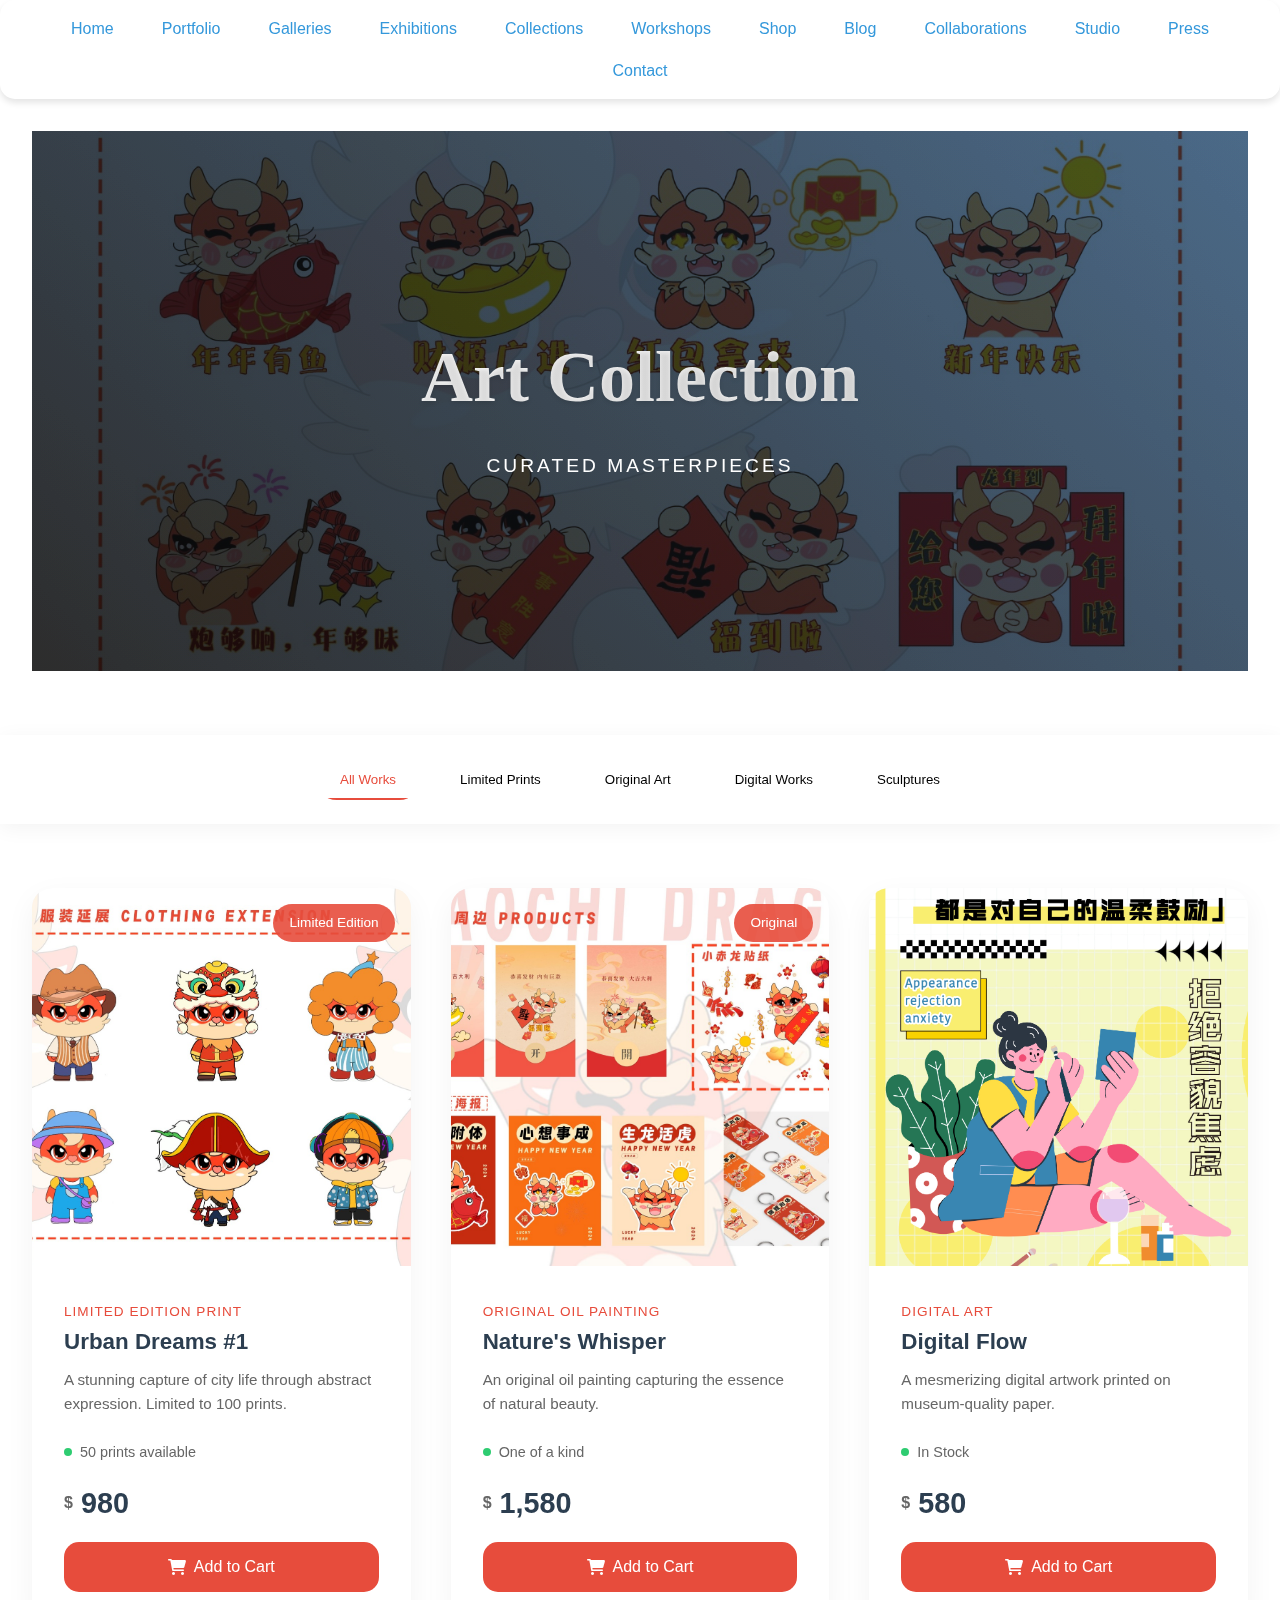
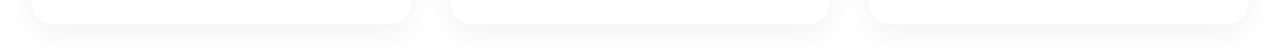
<file: shop.html>
<!DOCTYPE html>
<html lang="en">
<head>
    <meta charset="UTF-8">
    <meta name="viewport" content="width=device-width, initial-scale=1.0">
    <title>Art Shop - 竺柳汝</title>
    <link rel="stylesheet" href="style.css">
    <link rel="stylesheet" href="https://cdnjs.cloudflare.com/ajax/libs/font-awesome/6.0.0/css/all.min.css">
    <style>
        .shop-header {
            position: relative;
            height: 60vh;
            overflow: hidden;
            margin-bottom: 4rem;
            background: linear-gradient(45deg, #1a1a1a, #2c3e50);
        }

        .shop-header-image {
            width: 100%;
            height: 100%;
            object-fit: cover;
            opacity: 0.7;
            mix-blend-mode: overlay;
        }

        .shop-header-content {
            position: absolute;
            top: 50%;
            left: 50%;
            transform: translate(-50%, -50%);
            text-align: center;
            color: white;
            width: 90%;
            z-index: 2;
        }

        .shop-title {
            font-size: 4.5rem;
            margin-bottom: 1rem;
            font-family: 'Playfair Display', serif;
            background: linear-gradient(45deg, #fff, #e0e0e0);
            -webkit-background-clip: text;
            -webkit-text-fill-color: transparent;
            text-shadow: 0 2px 4px rgba(0,0,0,0.1);
        }

        .shop-subtitle {
            font-size: 1.2rem;
            letter-spacing: 3px;
            text-transform: uppercase;
            margin-top: 1rem;
        }

        .category-filter {
            position: sticky;
            top: 0;
            z-index: 100;
            background: rgba(255, 255, 255, 0.95);
            backdrop-filter: blur(10px);
            padding: 1.5rem 0;
            margin: 0 -2rem 2rem -2rem;
            display: flex;
            justify-content: center;
            gap: 1rem;
            flex-wrap: wrap;
            box-shadow: 0 4px 20px rgba(0,0,0,0.05);
        }

        .filter-btn {
            padding: 0.8rem 1.5rem;
            border: none;
            background: transparent;
            border-radius: 25px;
            cursor: pointer;
            transition: all 0.3s ease;
            font-family: 'Poppins', sans-serif;
            position: relative;
            overflow: hidden;
        }

        .filter-btn::after {
            content: '';
            position: absolute;
            bottom: 0;
            left: 50%;
            transform: translateX(-50%);
            width: 0;
            height: 2px;
            background: var(--accent-color);
            transition: width 0.3s ease;
        }

        .filter-btn:hover::after,
        .filter-btn.active::after {
            width: 80%;
        }

        .filter-btn.active {
            color: var(--accent-color);
            font-weight: 500;
        }

        .shop-grid {
            display: grid;
            grid-template-columns: repeat(auto-fill, minmax(300px, 1fr));
            gap: 2.5rem;
            padding: 2rem 0;
        }

        .product-card {
            background: white;
            border-radius: 20px;
            overflow: hidden;
            box-shadow: 0 10px 30px rgba(0,0,0,0.05);
            transition: all 0.4s cubic-bezier(0.4, 0, 0.2, 1);
            position: relative;
        }

        .product-card:hover {
            transform: translateY(-10px);
            box-shadow: 0 20px 40px rgba(0,0,0,0.1);
        }

        .product-image-container {
            position: relative;
            padding-top: 100%;
            overflow: hidden;
            background: #f8f9fa;
        }

        .product-image {
            position: absolute;
            top: 0;
            left: 0;
            width: 100%;
            height: 100%;
            object-fit: cover;
            transition: transform 0.6s cubic-bezier(0.4, 0, 0.2, 1);
        }

        .product-card:hover .product-image {
            transform: scale(1.1);
        }

        .product-info {
            padding: 2rem;
            position: relative;
        }

        .product-category {
            font-size: 0.85rem;
            color: var(--accent-color);
            text-transform: uppercase;
            letter-spacing: 1px;
            margin-bottom: 0.5rem;
            font-weight: 500;
        }

        .product-title {
            font-size: 1.4rem;
            margin-bottom: 0.5rem;
            font-weight: 600;
            color: var(--primary-color);
        }

        .product-description {
            color: #666;
            margin-bottom: 1.5rem;
            font-size: 0.95rem;
        }

        .product-price {
            font-size: 1.8rem;
            color: var(--primary-color);
            margin: 1rem 0;
            font-weight: 600;
            display: flex;
            align-items: center;
            gap: 0.5rem;
        }

        .price-currency {
            font-size: 1rem;
            color: #666;
        }

        .buy-btn {
            width: 100%;
            padding: 1rem;
            background: var(--accent-color);
            color: white;
            border: none;
            border-radius: 15px;
            cursor: pointer;
            transition: all 0.3s ease;
            font-size: 1rem;
            font-weight: 500;
            display: flex;
            align-items: center;
            justify-content: center;
            gap: 0.5rem;
        }

        .buy-btn:hover {
            background: var(--primary-color);
            transform: translateY(-2px);
        }

        .product-badge {
            position: absolute;
            top: 1rem;
            right: 1rem;
            background: rgba(231, 76, 60, 0.9);
            color: white;
            padding: 0.5rem 1rem;
            border-radius: 25px;
            font-size: 0.85rem;
            font-weight: 500;
            z-index: 2;
        }

        .stock-status {
            display: flex;
            align-items: center;
            gap: 0.5rem;
            margin-bottom: 1rem;
            font-size: 0.9rem;
            color: #666;
        }

        .stock-dot {
            width: 8px;
            height: 8px;
            border-radius: 50%;
            background: #2ecc71;
        }

        @media (max-width: 768px) {
            .shop-title {
                font-size: 3rem;
            }
            
            .shop-header {
                height: 40vh;
            }

            .product-card {
                margin: 0 1rem;
            }
        }
    </style>
</head>
<body>
    <nav class="nav-menu">
        <ul class="nav-list">
            <li><a href="index.html" class="nav-link">Home</a></li>
            <li><a href="portfolio.html" class="nav-link">Portfolio</a></li>
            <li class="dropdown">
                <a href="#" class="nav-link">Galleries</a>
                <div class="dropdown-content">
                    <a href="gallery-digital.html">Digital Art</a>
                    <a href="gallery-traditional.html">Traditional Art</a>
                </div>
            </li>
            <li><a href="exhibitions.html" class="nav-link">Exhibitions</a></li>
            <li><a href="collections.html" class="nav-link">Collections</a></li>
            <li><a href="workshops.html" class="nav-link">Workshops</a></li>
            <li><a href="shop.html" class="nav-link">Shop</a></li>
            <li><a href="blog.html" class="nav-link">Blog</a></li>
            <li><a href="collaborations.html" class="nav-link">Collaborations</a></li>
            <li><a href="studio.html" class="nav-link">Studio</a></li>
            <li><a href="press.html" class="nav-link">Press</a></li>
            <li><a href="contact.html" class="nav-link">Contact</a></li>
        </ul>
    </nav>

    <main class="main-content">
        <div class="shop-header">
            <img src="public/小龙IP/4小龙表情包.jpg" 
                 alt="Art Shop Banner" 
                 class="shop-header-image">
            <div class="shop-header-content">
                <h1 class="shop-title">Art Collection</h1>
                <p class="shop-subtitle">Curated Masterpieces</p>
            </div>
        </div>

        <div class="category-filter">
            <button class="filter-btn active">All Works</button>
            <button class="filter-btn">Limited Prints</button>
            <button class="filter-btn">Original Art</button>
            <button class="filter-btn">Digital Works</button>
            <button class="filter-btn">Sculptures</button>
        </div>

        <div class="shop-grid">
            <!-- Product 1 -->
            <div class="product-card">
                <div class="product-badge">Limited Edition</div>
                <div class="product-image-container">
                    <img src="public/小龙IP/5小龙服装.jpg" 
                         alt="Urban Dreams Artwork" 
                         class="product-image">
                </div>
                <div class="product-info">
                    <span class="product-category">Limited Edition Print</span>
                    <h3 class="product-title">Urban Dreams #1</h3>
                    <p class="product-description">A stunning capture of city life through abstract expression. Limited to 100 prints.</p>
                    <div class="stock-status">
                        <span class="stock-dot"></span>
                        <span>50 prints available</span>
                    </div>
                    <p class="product-price">
                        <span class="price-currency">$</span>980
                    </p>
                    <button class="buy-btn">
                        <i class="fas fa-shopping-cart"></i>
                        Add to Cart
                    </button>
                </div>
            </div>

            <!-- Product 2 -->
            <div class="product-card">
                <div class="product-badge">Original</div>
                <div class="product-image-container">
                    <img src="public/小龙IP/6周边1.jpeg" 
                         alt="Nature's Whisper" 
                         class="product-image">
                </div>
                <div class="product-info">
                    <span class="product-category">Original Oil Painting</span>
                    <h3 class="product-title">Nature's Whisper</h3>
                    <p class="product-description">An original oil painting capturing the essence of natural beauty.</p>
                    <div class="stock-status">
                        <span class="stock-dot"></span>
                        <span>One of a kind</span>
                    </div>
                    <p class="product-price">
                        <span class="price-currency">$</span>1,580
                    </p>
                    <button class="buy-btn">
                        <i class="fas fa-shopping-cart"></i>
                        Add to Cart
                    </button>
                </div>
            </div>

            <!-- Product 3 -->
            <div class="product-card">
                <div class="product-image-container">
                    <img src="public/容貌焦虑/5.jpeg" 
                         alt="Digital Flow" 
                         class="product-image">
                </div>
                <div class="product-info">
                    <span class="product-category">Digital Art</span>
                    <h3 class="product-title">Digital Flow</h3>
                    <p class="product-description">A mesmerizing digital artwork printed on museum-quality paper.</p>
                    <div class="stock-status">
                        <span class="stock-dot"></span>
                        <span>In Stock</span>
                    </div>
                    <p class="product-price">
                        <span class="price-currency">$</span>580
                    </p>
                    <button class="buy-btn">
                        <i class="fas fa-shopping-cart"></i>
                        Add to Cart
                    </button>
                </div>
            </div>
        </div>
    </main>
</body>
</html>
</file>
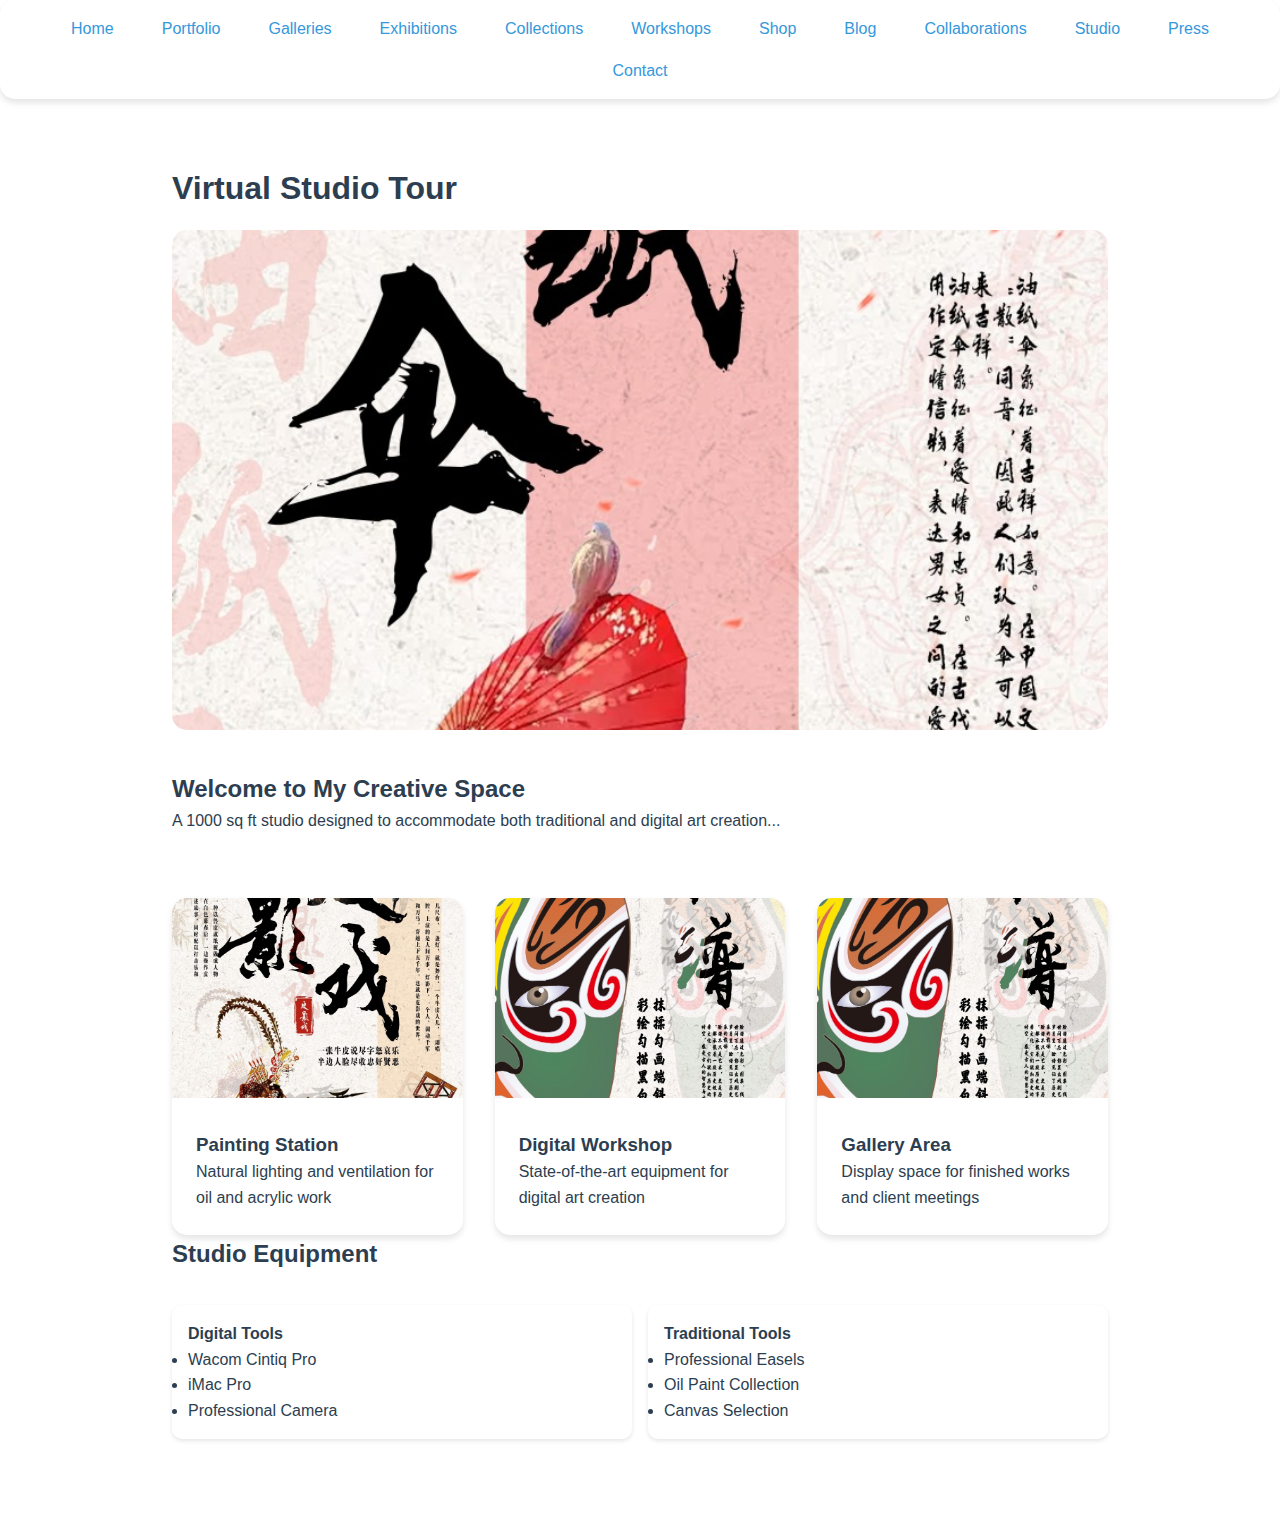
<file: studio.html>
<!DOCTYPE html>
<html lang="en">
<head>
    <meta charset="UTF-8">
    <meta name="viewport" content="width=device-width, initial-scale=1.0">
    <title>Virtual Studio Tour - Artist Name</title>
    <link rel="stylesheet" href="style.css">
    <style>
        /* ... (keeping same base styles as index.html) ... */

        .studio-section {
            margin-bottom: 4rem;
        }

        .studio-image {
            width: 100%;
            height: 500px;
            object-fit: cover;
            border-radius: 15px;
            margin-bottom: 2rem;
        }

        .space-grid {
            display: grid;
            grid-template-columns: repeat(auto-fit, minmax(250px, 1fr));
            gap: 2rem;
            margin-top: 2rem;
        }

        .space-card {
            background: white;
            border-radius: 15px;
            overflow: hidden;
            box-shadow: 0 4px 6px rgba(0, 0, 0, 0.1);
        }

        .space-image {
            width: 100%;
            height: 200px;
            object-fit: cover;
        }

        .space-info {
            padding: 1.5rem;
        }

        .equipment-list {
            display: grid;
            grid-template-columns: repeat(auto-fit, minmax(200px, 1fr));
            gap: 1rem;
            margin-top: 2rem;
        }

        .equipment-item {
            background: white;
            padding: 1rem;
            border-radius: 10px;
            box-shadow: 0 2px 4px rgba(0, 0, 0, 0.1);
        }
    </style>
</head>
<body>
    <nav class="nav-menu">
        <ul class="nav-list">
            <li><a href="index.html" class="nav-link">Home</a></li>
            <li><a href="portfolio.html" class="nav-link">Portfolio</a></li>
            <li class="dropdown">
                <a href="#" class="nav-link">Galleries</a>
                <div class="dropdown-content">
                    <a href="gallery-digital.html">Digital Art</a>
                    <a href="gallery-traditional.html">Traditional Art</a>
                </div>
            </li>
            <li><a href="exhibitions.html" class="nav-link">Exhibitions</a></li>
            <li><a href="collections.html" class="nav-link">Collections</a></li>
            <li><a href="workshops.html" class="nav-link">Workshops</a></li>
            <li><a href="shop.html" class="nav-link">Shop</a></li>
            <li><a href="blog.html" class="nav-link">Blog</a></li>
            <li><a href="collaborations.html" class="nav-link">Collaborations</a></li>
            <li><a href="studio.html" class="nav-link">Studio</a></li>
            <li><a href="press.html" class="nav-link">Press</a></li>
            <li><a href="contact.html" class="nav-link">Contact</a></li>
        </ul>
    </nav>
    <div class="container">
        <h1 class="section-title">Virtual Studio Tour</h1>

        <!-- Main Studio Space -->
        <div class="studio-section">
            <img src="public/中国传统文化系列/油纸伞.jpeg" alt="Main Studio" class="studio-image">
            <h2>Welcome to My Creative Space</h2>
            <p>A 1000 sq ft studio designed to accommodate both traditional and digital art creation...</p>
        </div>

        <!-- Different Areas -->
        <div class="space-grid">
            <div class="space-card">
                <img src="public/中国传统文化系列/皮影戏.jpeg" alt="Painting Area" class="space-image">
                <div class="space-info">
                    <h3>Painting Station</h3>
                    <p>Natural lighting and ventilation for oil and acrylic work</p>
                </div>
            </div>

            <div class="space-card">
                <img src="public/中国传统文化系列/脸谱.jpeg" alt="Digital Studio" class="space-image">
                <div class="space-info">
                    <h3>Digital Workshop</h3>
                    <p>State-of-the-art equipment for digital art creation</p>
                </div>
            </div>

            <div class="space-card">
                <img src="public/中国传统文化系列/脸谱.jpeg" alt="Gallery Space" class="space-image">
                <div class="space-info">
                    <h3>Gallery Area</h3>
                    <p>Display space for finished works and client meetings</p>
                </div>
            </div>
        </div>

        <!-- Equipment Section -->
        <div class="studio-section">
            <h2>Studio Equipment</h2>
            <div class="equipment-list">
                <div class="equipment-item">
                    <h4>Digital Tools</h4>
                    <ul>
                        <li>Wacom Cintiq Pro</li>
                        <li>iMac Pro</li>
                        <li>Professional Camera</li>
                    </ul>
                </div>
                <div class="equipment-item">
                    <h4>Traditional Tools</h4>
                    <ul>
                        <li>Professional Easels</li>
                        <li>Oil Paint Collection</li>
                        <li>Canvas Selection</li>
                    </ul>
                </div>
            </div>
        </div>
    </div>
</body>
</html>
</file>
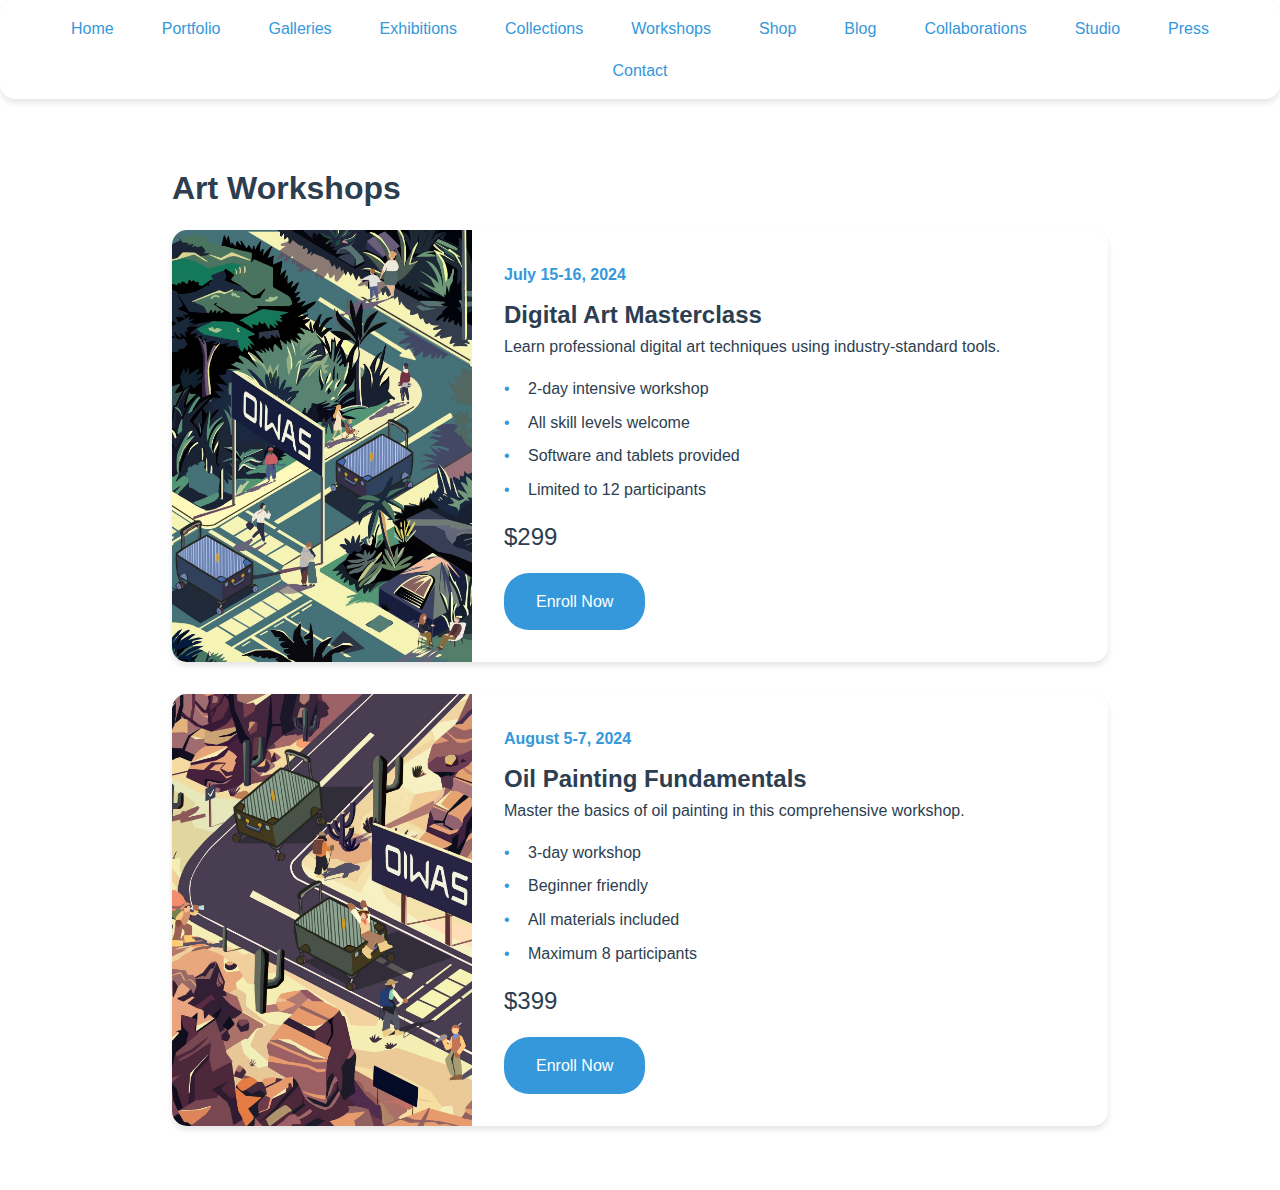
<file: workshops.html>
<!DOCTYPE html>
<html lang="en">
<head>
    <meta charset="UTF-8">
    <meta name="viewport" content="width=device-width, initial-scale=1.0">
    <title>Workshops - Artist Name</title>
    <link rel="stylesheet" href="style.css">
    <style>

        .workshop-card {
            background: white;
            border-radius: 15px;
            margin-bottom: 2rem;
            overflow: hidden;
            box-shadow: 0 4px 6px rgba(0, 0, 0, 0.1);
            display: grid;
            grid-template-columns: 1fr;
        }

        @media (min-width: 768px) {
            .workshop-card {
                grid-template-columns: 300px 1fr;
            }
        }

        .workshop-image {
            width: 100%;
            height: 100%;
            min-height: 250px;
            object-fit: cover;
        }

        .workshop-content {
            padding: 2rem;
        }

        .workshop-date {
            color: #3498db;
            font-weight: bold;
            margin-bottom: 0.5rem;
        }

        .workshop-price {
            font-size: 1.5rem;
            color: #2c3e50;
            margin: 1rem 0;
        }

        .enroll-btn {
            display: inline-block;
            padding: 1rem 2rem;
            background: #3498db;
            color: white;
            text-decoration: none;
            border-radius: 25px;
            transition: background 0.3s;
        }

        .enroll-btn:hover {
            background: #2980b9;
        }

        .details-list {
            list-style: none;
            padding: 0;
            margin: 1rem 0;
        }

        .details-list li {
            margin: 0.5rem 0;
            padding-left: 1.5rem;
            position: relative;
        }

        .details-list li:before {
            content: "•";
            color: #3498db;
            position: absolute;
            left: 0;
        }
    </style>
</head>
<body>
    <nav class="nav-menu">
        <ul class="nav-list">
            <li><a href="index.html" class="nav-link">Home</a></li>
            <li><a href="portfolio.html" class="nav-link">Portfolio</a></li>
            <li class="dropdown">
                <a href="#" class="nav-link">Galleries</a>
                <div class="dropdown-content">
                    <a href="gallery-digital.html">Digital Art</a>
                    <a href="gallery-traditional.html">Traditional Art</a>
                </div>
            </li>
            <li><a href="exhibitions.html" class="nav-link">Exhibitions</a></li>
            <li><a href="collections.html" class="nav-link">Collections</a></li>
            <li><a href="workshops.html" class="nav-link">Workshops</a></li>
            <li><a href="shop.html" class="nav-link">Shop</a></li>
            <li><a href="blog.html" class="nav-link">Blog</a></li>
            <li><a href="collaborations.html" class="nav-link">Collaborations</a></li>
            <li><a href="studio.html" class="nav-link">Studio</a></li>
            <li><a href="press.html" class="nav-link">Press</a></li>
            <li><a href="contact.html" class="nav-link">Contact</a></li>
        </ul>
    </nav>
    <div class="container">
        <h1 class="section-title">Art Workshops</h1>

        <!-- Workshop 1 -->
        <div class="workshop-card">
            <img src="public/爱华仕/森林.jpeg" alt="Digital Art Workshop" class="workshop-image">
            <div class="workshop-content">
                <p class="workshop-date">July 15-16, 2024</p>
                <h2>Digital Art Masterclass</h2>
                <p>Learn professional digital art techniques using industry-standard tools.</p>
                <ul class="details-list">
                    <li>2-day intensive workshop</li>
                    <li>All skill levels welcome</li>
                    <li>Software and tablets provided</li>
                    <li>Limited to 12 participants</li>
                </ul>
                <p class="workshop-price">$299</p>
                <a href="#" class="enroll-btn">Enroll Now</a>
            </div>
        </div>

        <!-- Workshop 2 -->
        <div class="workshop-card">
            <img src="public/爱华仕/沙漠.jpeg" alt="Oil Painting Workshop" class="workshop-image">
            <div class="workshop-content">
                <p class="workshop-date">August 5-7, 2024</p>
                <h2>Oil Painting Fundamentals</h2>
                <p>Master the basics of oil painting in this comprehensive workshop.</p>
                <ul class="details-list">
                    <li>3-day workshop</li>
                    <li>Beginner friendly</li>
                    <li>All materials included</li>
                    <li>Maximum 8 participants</li>
                </ul>
                <p class="workshop-price">$399</p>
                <a href="#" class="enroll-btn">Enroll Now</a>
            </div>
        </div>
    </div>
</body>
</html>
</file>
<file: style.css>
* {
    margin: 0;
    padding: 0;
    box-sizing: border-box;
    font-family: 'Arial', sans-serif;
}

:root {
    --primary-color: #2c3e50;
    --accent-color: #e74c3c;
    --text-color: #2c3e50;
    --light-bg: #f8f9fa;
    --spacing: 2rem;
}

html {
    scroll-behavior: smooth;
}

body {
    font-family: 'Poppins', sans-serif;
    line-height: 1.6;
    color: var(--text-color);
    background-color: white;
}

.container {
    max-width: 1000px;
    margin: 0 auto;
    padding: 2rem;
}

.profile-card {
    background-color: white;
    border-radius: 15px;
    padding: 2rem;
    box-shadow: 0 4px 6px rgba(0, 0, 0, 0.1);
    margin-top: 2rem;
}

.profile-header {
    text-align: center;
    margin-bottom: 2rem;
}

.profile-image {
    width: 150px;
    height: 150px;
    border-radius: 50%;
    object-fit: cover;
    margin-bottom: 1rem;
}

.name {
    font-size: 2rem;
    color: #2c3e50;
    margin-bottom: 0.5rem;
}

.title {
    color: #7f8c8d;
    font-size: 1.2rem;
}

.social-links {
    display: flex;
    justify-content: center;
    gap: 1rem;
    margin: 1rem 0;
}

.social-links a {
    color: #3498db;
    text-decoration: none;
    transition: color 0.3s;
}

.social-links a:hover {
    color: #2980b9;
}

.about-me {
    margin-top: 2rem;
}

.section-title {
    color: #2c3e50;
    margin-bottom: 1rem;
}

.skills {
    display: flex;
    flex-wrap: wrap;
    gap: 0.5rem;
    margin-top: 1rem;
}

.skill-tag {
    background-color: #3498db;
    color: white;
    padding: 0.5rem 1rem;
    border-radius: 20px;
    font-size: 0.9rem;
}


.nav-menu {
    background: white;
    padding: 1rem;
    border-radius: 15px;
    box-shadow: 0 4px 6px rgba(0, 0, 0, 0.1);
    margin-bottom: 2rem;
}

.nav-list {
    display: flex;
    justify-content: center;
    flex-wrap: wrap;
    gap: 1rem;
    list-style: none;
    padding: 0;
}

.nav-link {
    color: #3498db;
    text-decoration: none;
    padding: 0.5rem 1rem;
    border-radius: 20px;
    transition: all 0.3s;
}

.nav-link:hover {
    background: #3498db;
    color: white;
}

/* Add dropdown menu styles */
.dropdown {
    position: relative;
    display: inline-block;
}
.dropdown-content {
    display: none;
    position: absolute;
    background: white;
    min-width: 160px;
    box-shadow: 0 4px 6px rgba(0, 0, 0, 0.1);
    border-radius: 10px;
    z-index: 1;
}

.dropdown:hover .dropdown-content {
    display: block;
}

.dropdown-content a {
    color: #3498db;
    padding: 0.5rem 1rem;
    text-decoration: none;
    display: block;
}

.dropdown-content a:hover {
    background: #f5f5f5;
}

.main-content {
    max-width: 1400px;
    margin: 0 auto;
    padding: 0 var(--spacing);
}

.hero-section {
    position: relative;
    height: 80vh;
    margin-bottom: var(--spacing);
    overflow: hidden;
}

.hero-image {
    width: 100%;
    height: 100%;
}

.hero-image img {
    width: 100%;
    height: 100%;
    object-fit: cover;
    filter: brightness(0.8);
}

.hero-text {
    position: absolute;
    bottom: 10%;
    left: var(--spacing);
    color: white;
}

.artist-name {
    font-family: 'Playfair Display', serif;
    font-size: 4rem;
    margin-bottom: 0.5rem;
}

.artist-title {
    font-size: 1.5rem;
    font-weight: 300;
}

.content-grid {
    display: grid;
    grid-template-columns: repeat(auto-fit, minmax(300px, 1fr));
    gap: var(--spacing);
    padding: var(--spacing) 0;
}

.section-heading {
    font-family: 'Playfair Display', serif;
    font-size: 2rem;
    margin-bottom: 1.5rem;
}

.lead-text {
    font-size: 1.25rem;
    color: var(--accent-color);
    margin-bottom: 1rem;
}

.works-grid {
    display: grid;
    grid-template-columns: repeat(auto-fit, minmax(250px, 1fr));
    gap: 1rem;
}

.work-item {
    position: relative;
    overflow: hidden;
    border-radius: 8px;
}

.work-item img {
    width: 100%;
    height: 300px;
    object-fit: cover;
    transition: transform 0.3s ease;
}

.work-item:hover img {
    transform: scale(1.05);
}

.specialty-tags {
    display: flex;
    flex-wrap: wrap;
    gap: 0.5rem;
}

.specialty {
    padding: 0.5rem 1rem;
    background-color: var(--light-bg);
    border-radius: 25px;
    font-size: 0.9rem;
    transition: background-color 0.3s ease;
}

.specialty:hover {
    background-color: var(--accent-color);
    color: white;
}

.cta-section {
    text-align: center;
    padding: var(--spacing);
    background-color: var(--light-bg);
    border-radius: 8px;
}

.cta-button {
    display: inline-block;
    padding: 1rem 2rem;
    background-color: var(--accent-color);
    color: white;
    text-decoration: none;
    border-radius: 25px;
    transition: transform 0.3s ease;
}

.cta-button:hover {
    transform: translateY(-2px);
}

/* Responsive adjustments */
@media (max-width: 768px) {
    .hero-section {
        height: 60vh;
    }

    .artist-name {
        font-size: 2.5rem;
    }

    .content-grid {
        grid-template-columns: 1fr;
    }
}
</file>
